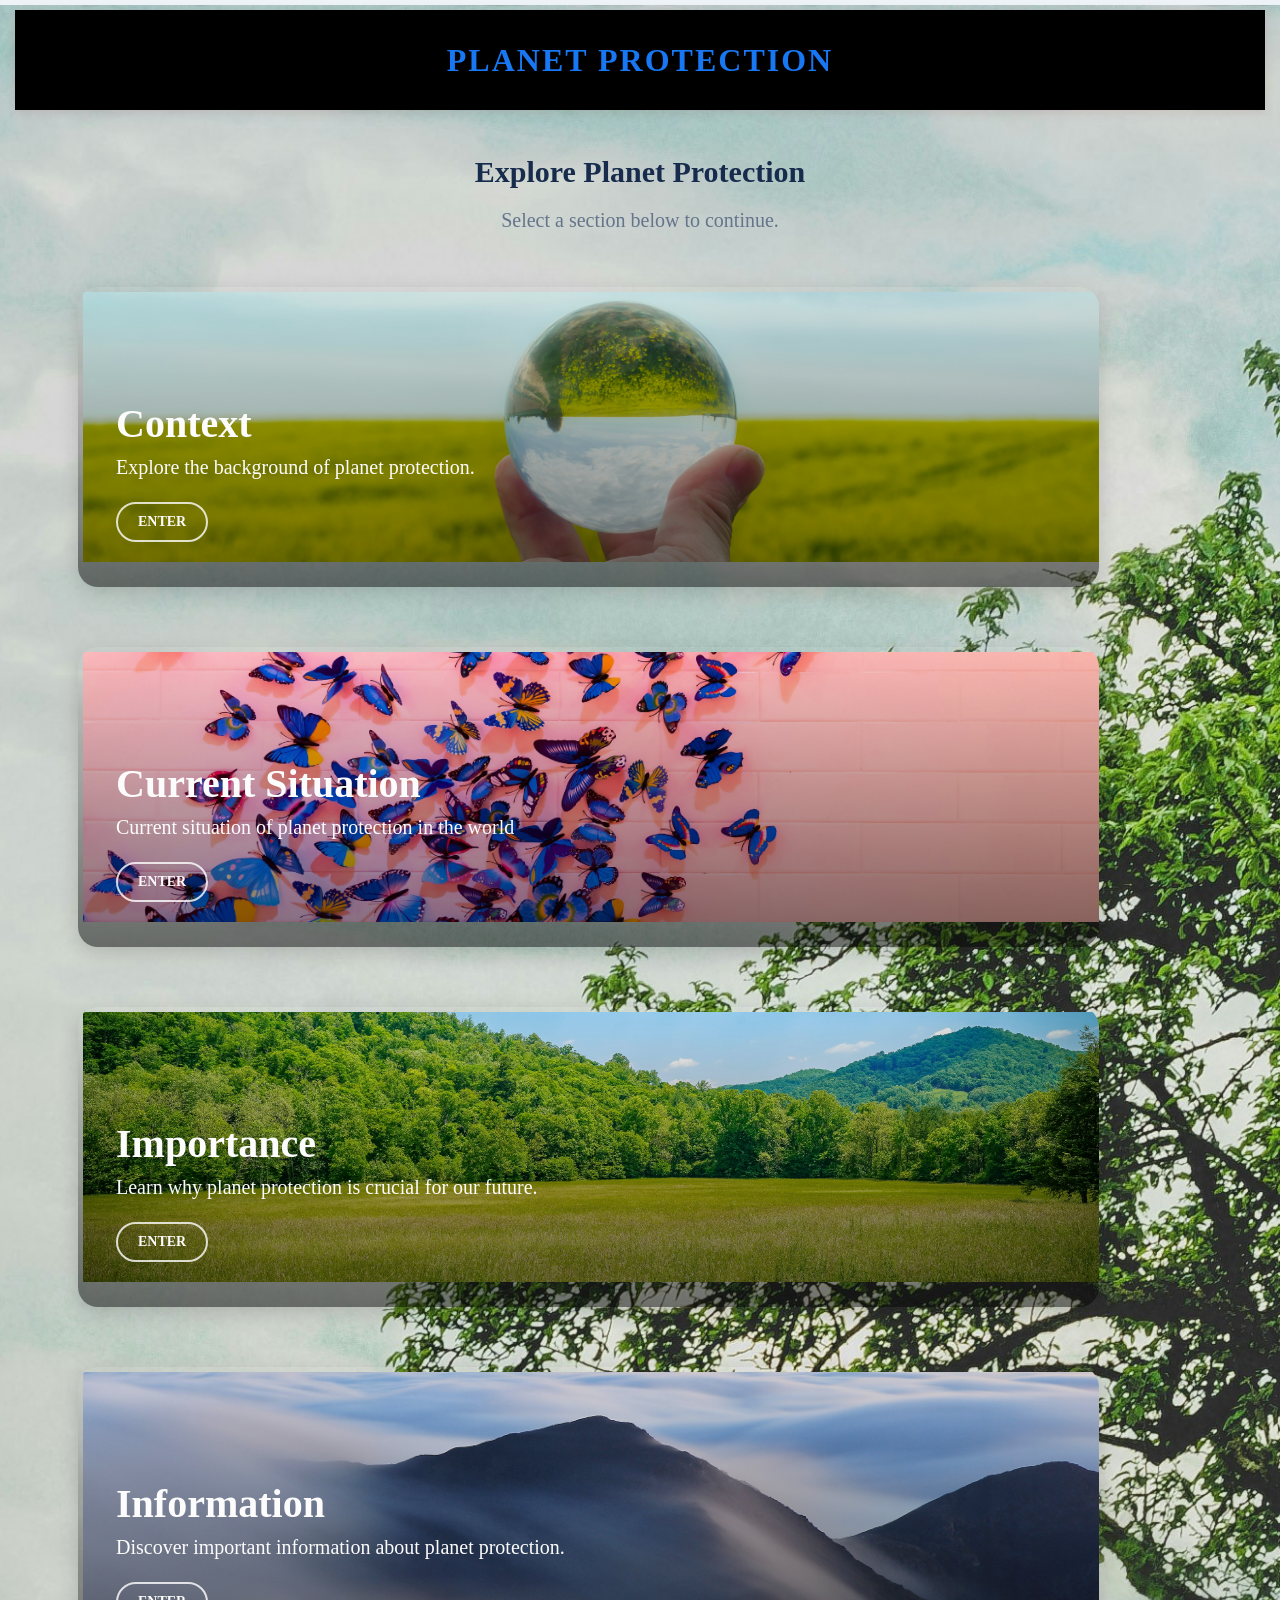
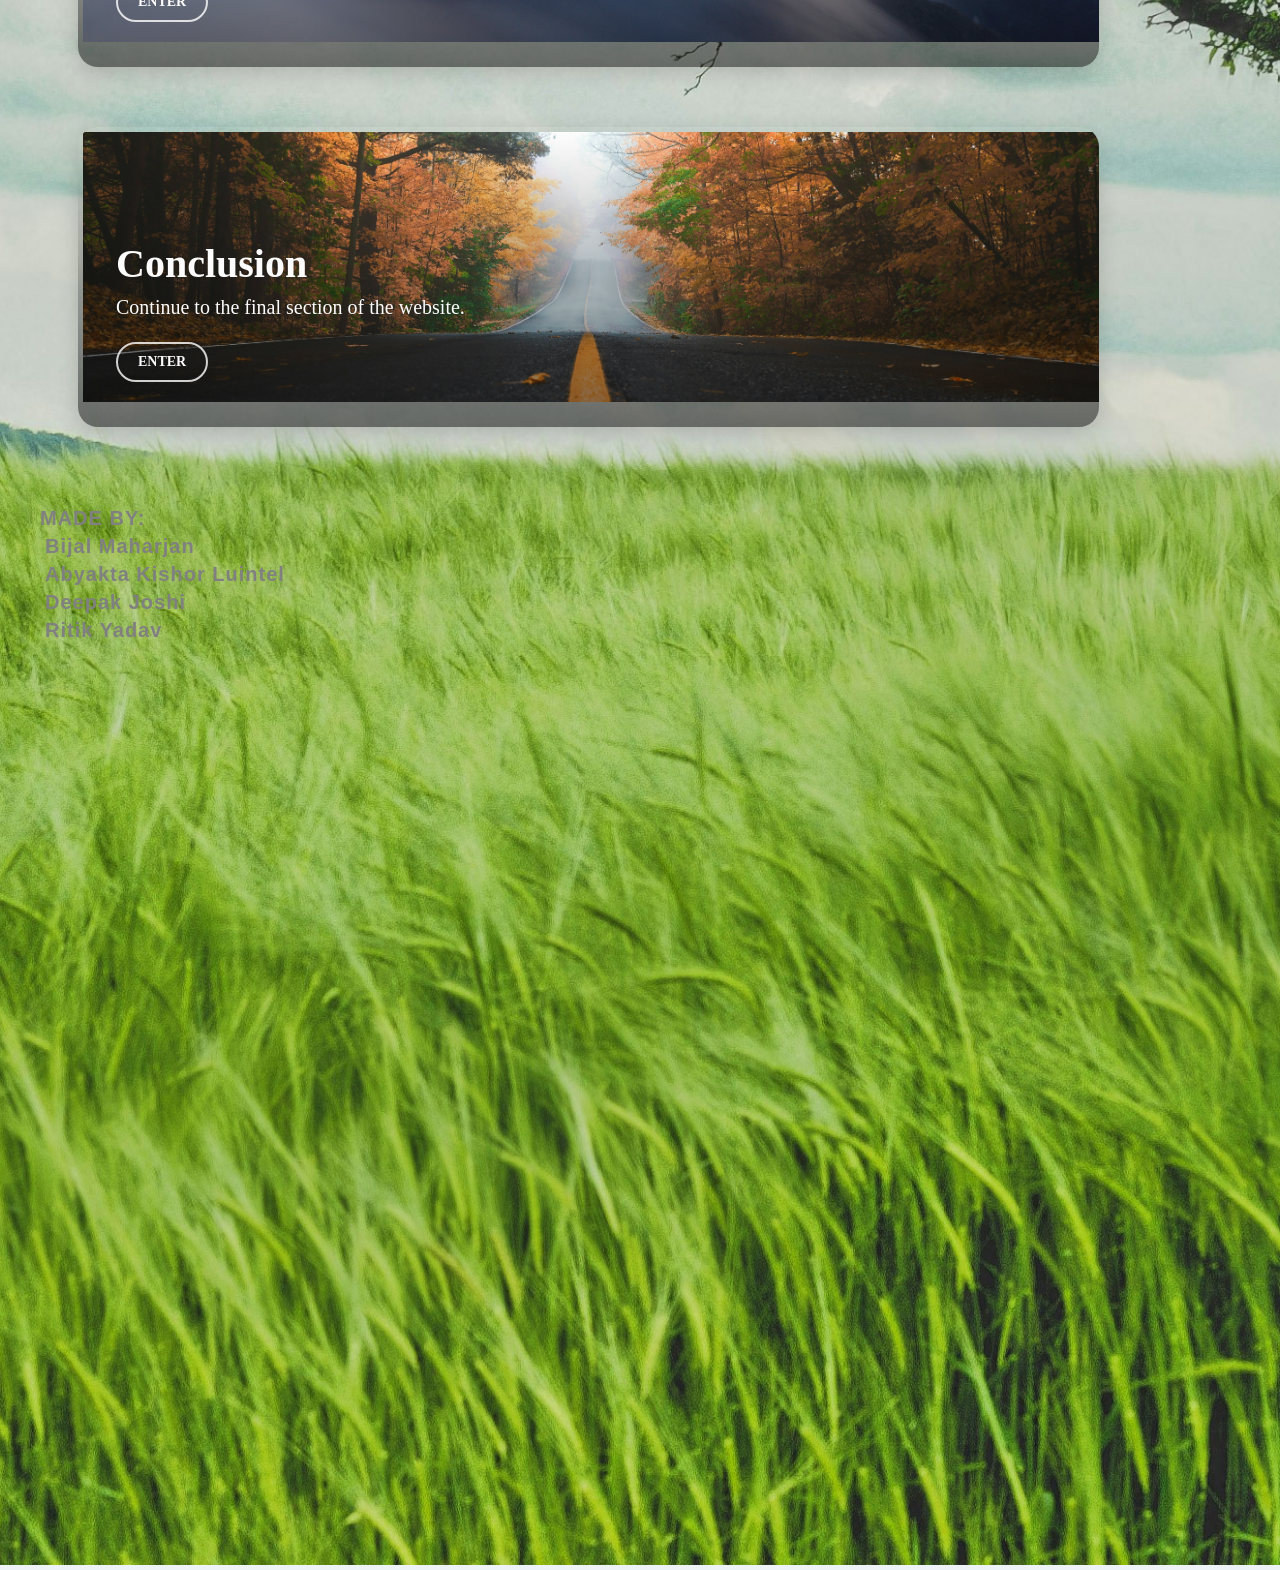
<file: index.html>
<html lang="en">

<head>
    <meta charset="UTF-8">
    <meta name="viewport" content="width=device-width, initial-scale=1.0">
    <title>Planet Protection</title>
    <link rel="stylesheet" href="style2.css">
    <link rel="icon" type="image/x-icon" href="favicon.ico">
</head>

<body>

    <header>
        <h1> PLANET PROTECTION</h1>
    </header>

    <section class="intro">
        <h2>Explore Planet Protection</h2>
        <p>Select a section below to continue.</p>
    </section>

    <main class="gateway-container">


        <a href="context.html" class="gateway">
            <img src="back4.jpg" alt="Background image" loading="eager">
            <div class="gateway-content">
                <h2>Context</h2>
                <p>Explore the background of planet protection.</p>
                <span class="enter">ENTER </span>
            </div>
        </a>

        <a href="currentsituation.html" class="gateway">
            <img src="back7.jpg" loading="eager">
            <div class="gateway-content">
                <h2> Current Situation</h2>
                <p> Current situation of planet protection in the world</p>
                <span class="enter">ENTER</span>
            </div>
        </a>
        <a href="importance.html" class="gateway">
            <img src="back6.jpg" loading="eager">
            <div class="gateway-content">
                <h2> Importance</h2>
                <p>Learn why planet protection is crucial for our future.</p>
                <span class="enter">ENTER</span>
            </div>
        </a>
        <a href="information.html" class="gateway">
            <img src="back5.jpg" alt="Background image" loading="eager">

            <div class="gateway-content">
                <h2>Information</h2>
                <p>Discover important information about planet protection.</p>
                <span class="enter">ENTER </span>
            </div>
        </a>

        <a href="conclusion.html" class="gateway">
            <img src="back2.jpg" alt="Background image" loading="eager">

            <div class="gateway-content">
                <h2>Conclusion</h2>
                <p>Continue to the final section of the website.</p>
                <span class="enter">ENTER </span>
            </div>
        </a>

    </main>

    <footer style="color: gray;">
        MADE BY:<br>
        <p class="iop">Bijal Maharjan</p>
        <p class="iop2">Abyakta Kishor Luintel</p>
        <p class="iop3">Deepak Joshi</p>
        <p class="iop3">Ritik Yadav</p>
    </footer>

</body>

</html>
</file>
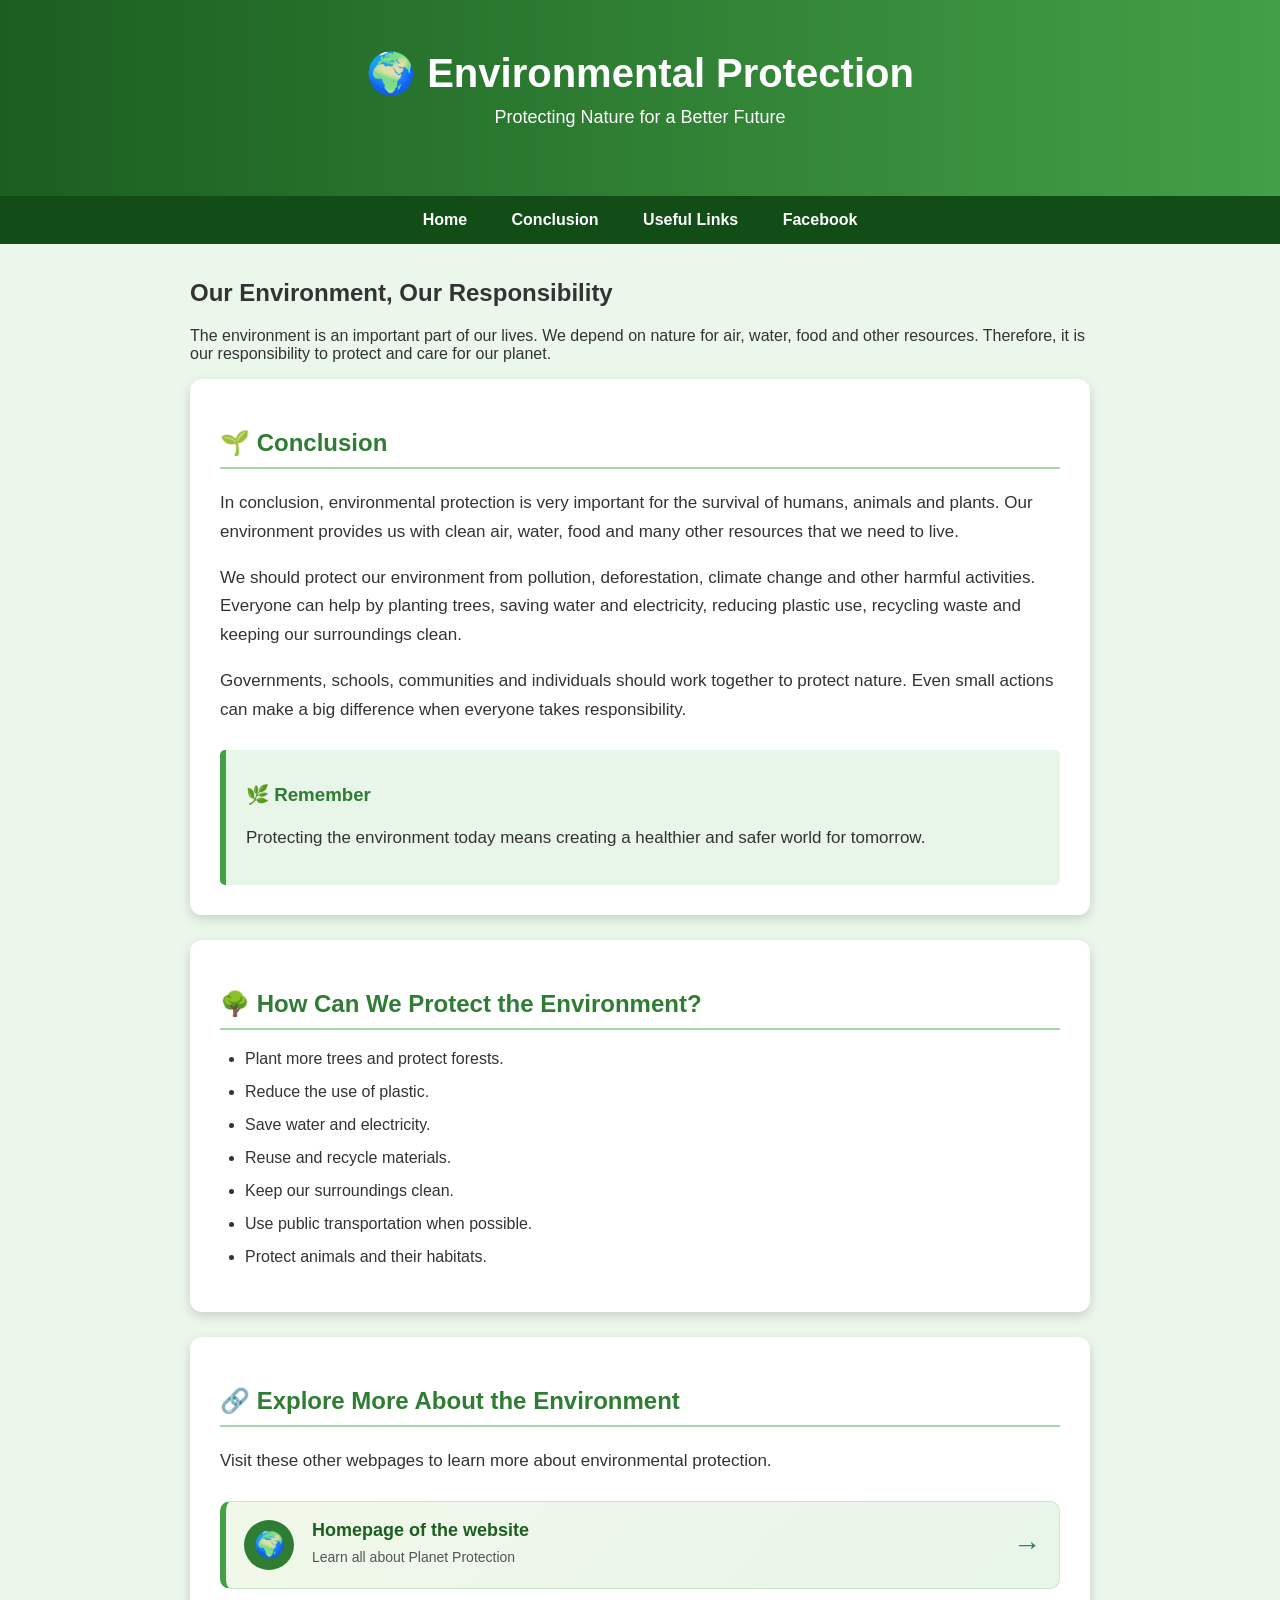
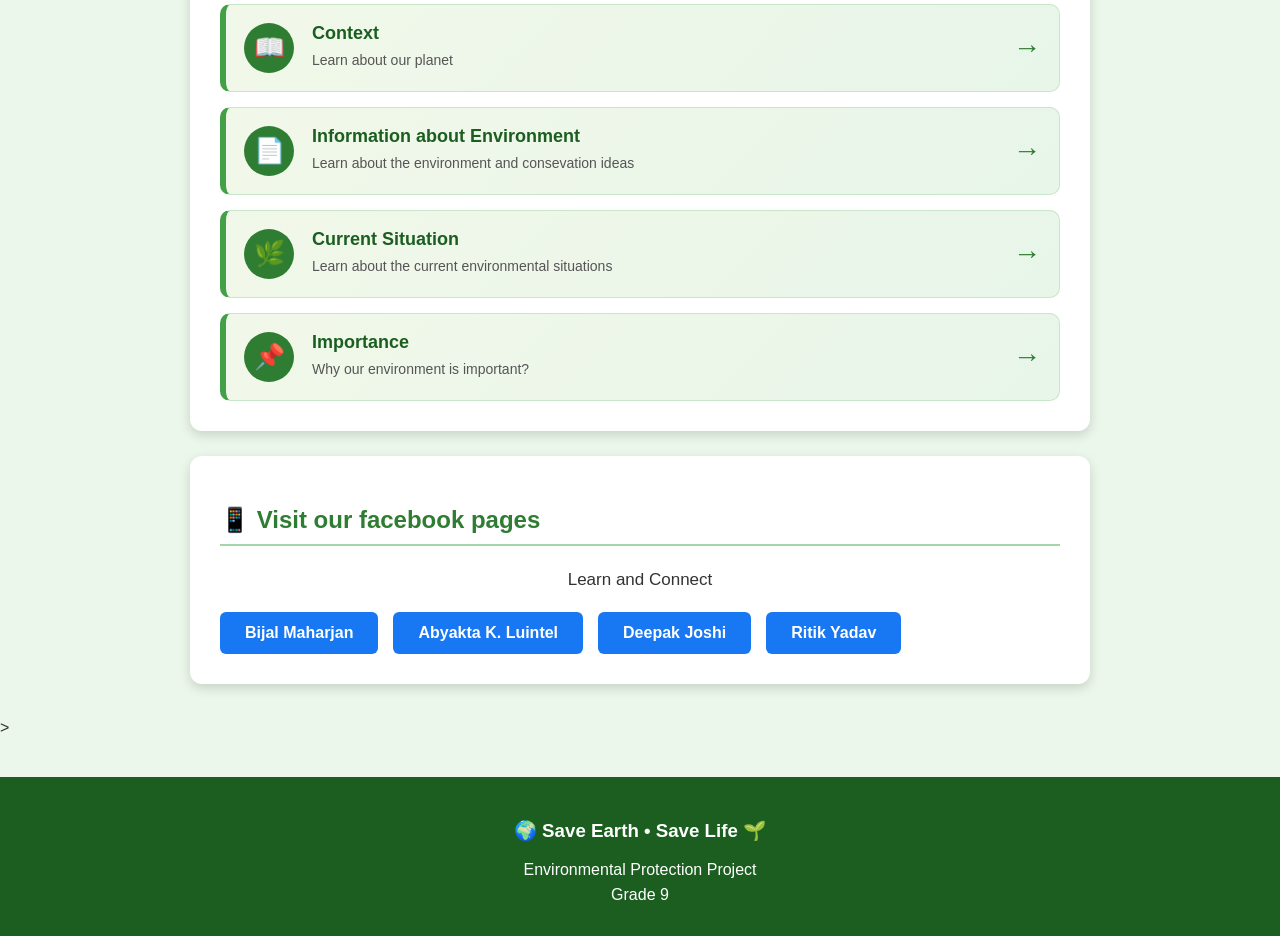
<file: conclusion.html>
<!DOCTYPE html>
<html lang="en">
<head>
    <meta charset="UTF-8">
    <meta name="viewport" content="width=device-width, initial-scale=1.0">
    <title>Environmental Protection</title>
    <link rel="stylesheet" href="style6.css">
    <link rel="icon" type="image/x-icon" href="favicon.ico">
</head>

<body>
    <header>
        <h1>🌍 Environmental Protection</h1>
        <p>Protecting Nature for a Better Future</p>
    </header>
    <nav>
        <a href="#home">Home</a>
        <a href="#conclusion">Conclusion</a>
        <a href="#links">Useful Links</a>
        <a href="#facebook">Facebook</a>
    </nav>
    <main>
        <section id="home" class="hero">
            <h2>Our Environment, Our Responsibility</h2>

            <p>
                The environment is an important part of our lives.
                We depend on nature for air, water, food and other
                resources. Therefore, it is our responsibility to
                protect and care for our planet.
            </p>
        </section>
        <section id="conclusion" class="card">

            <h2>🌱 Conclusion</h2>

            <p>
                In conclusion, environmental protection is very important
                for the survival of humans, animals and plants. Our
                environment provides us with clean air, water, food and
                many other resources that we need to live.
            </p>

            <p>
                We should protect our environment from pollution,
                deforestation, climate change and other harmful activities.
                Everyone can help by planting trees, saving water and
                electricity, reducing plastic use, recycling waste and
                keeping our surroundings clean.
            </p>

            <p>
                Governments, schools, communities and individuals should
                work together to protect nature. Even small actions can
                make a big difference when everyone takes responsibility.
            </p>
            <div class="message">
                <h3>🌿 Remember</h3>

                <p>
                    Protecting the environment today means creating a
                    healthier and safer world for tomorrow.
                </p>
            </div>

        </section>
        <section class="card">

            <h2>🌳 How Can We Protect the Environment?</h2>

            <ul>
                <li>Plant more trees and protect forests.</li>
                <li>Reduce the use of plastic.</li>
                <li>Save water and electricity.</li>
                <li>Reuse and recycle materials.</li>
                <li>Keep our surroundings clean.</li>
                <li>Use public transportation when possible.</li>
                <li>Protect animals and their habitats.</li>
            </ul>

        </section>
        <section id="links" class="card">

    <h2>🔗 Explore More About the Environment</h2>

    <p>
        Visit these other webpages to learn more about
        environmental protection.
    </p>

    <div class="external-links">

        <a href="index.html" target="_blank" class="link-box">
            <div class="link-icon">🌍</div>
            <div>
                <h3>Homepage of the website</h3>
                <p>Learn all about Planet Protection</p>
            </div>
            <span class="arrow">→</span>
        </a>

        <a href="context.html" target="_blank" class="link-box">
            <div class="link-icon">📖</div>
            <div>
                <h3>Context</h3>
                <p>Learn about our planet</p>
            </div>
            <span class="arrow">→</span>
        </a>

        <a href="information.html" target="_blank" class="link-box">
            <div class="link-icon">📄</div>
            <div>
                <h3>Information about Environment</h3>
                <p>Learn about the environment and consevation ideas</p>
            </div>
            <span class="arrow">→</span>
        </a>

        <a href="currentsituation.html" target="_blank" class="link-box">
            <div class="link-icon">🌿</div>
            <div>
                <h3>Current Situation</h3>
                <p>Learn about the current environmental situations</p>
            </div>
            <span class="arrow">→</span>
        </a>

        <a href="importance.html" target="_blank" class="link-box">
            <div class="link-icon">📌</div>
            <div>
                <h3>Importance</h3>
                <p>Why our environment is important?</p>
            </div>
            <span class="arrow">→</span>
        </a>

    </div>

</section>
        <section id="facebook" class="card">

            <h2>📱 Visit our facebook pages</h2>

            <p style="text-align: center;">
                Learn and Connect
            </p>

            <div class="social-links">

                <a href="https://www.facebook.com/bijal.maharjan.2025" target="_blank">
                    Bijal Maharjan
                </a>

                <a href="https://www.facebook.com/abyakta.luitel" target="_blank">
                    Abyakta K. Luintel
                </a>

                <a href="https://www.facebook.com/profile.php?id=61561543356173" target="_blank">
                    Deepak Joshi
                </a>

                <a href="" target="_blank">
                    Ritik Yadav    
                </a>

            </div>

        </section>

    </main>>
    <footer>

        <h3>🌍 Save Earth • Save Life 🌱</h3>

        <p>
            Environmental Protection Project
        </p>

        <p>
            Grade 9
        </p>

    </footer>

</body>
</html>
</file>
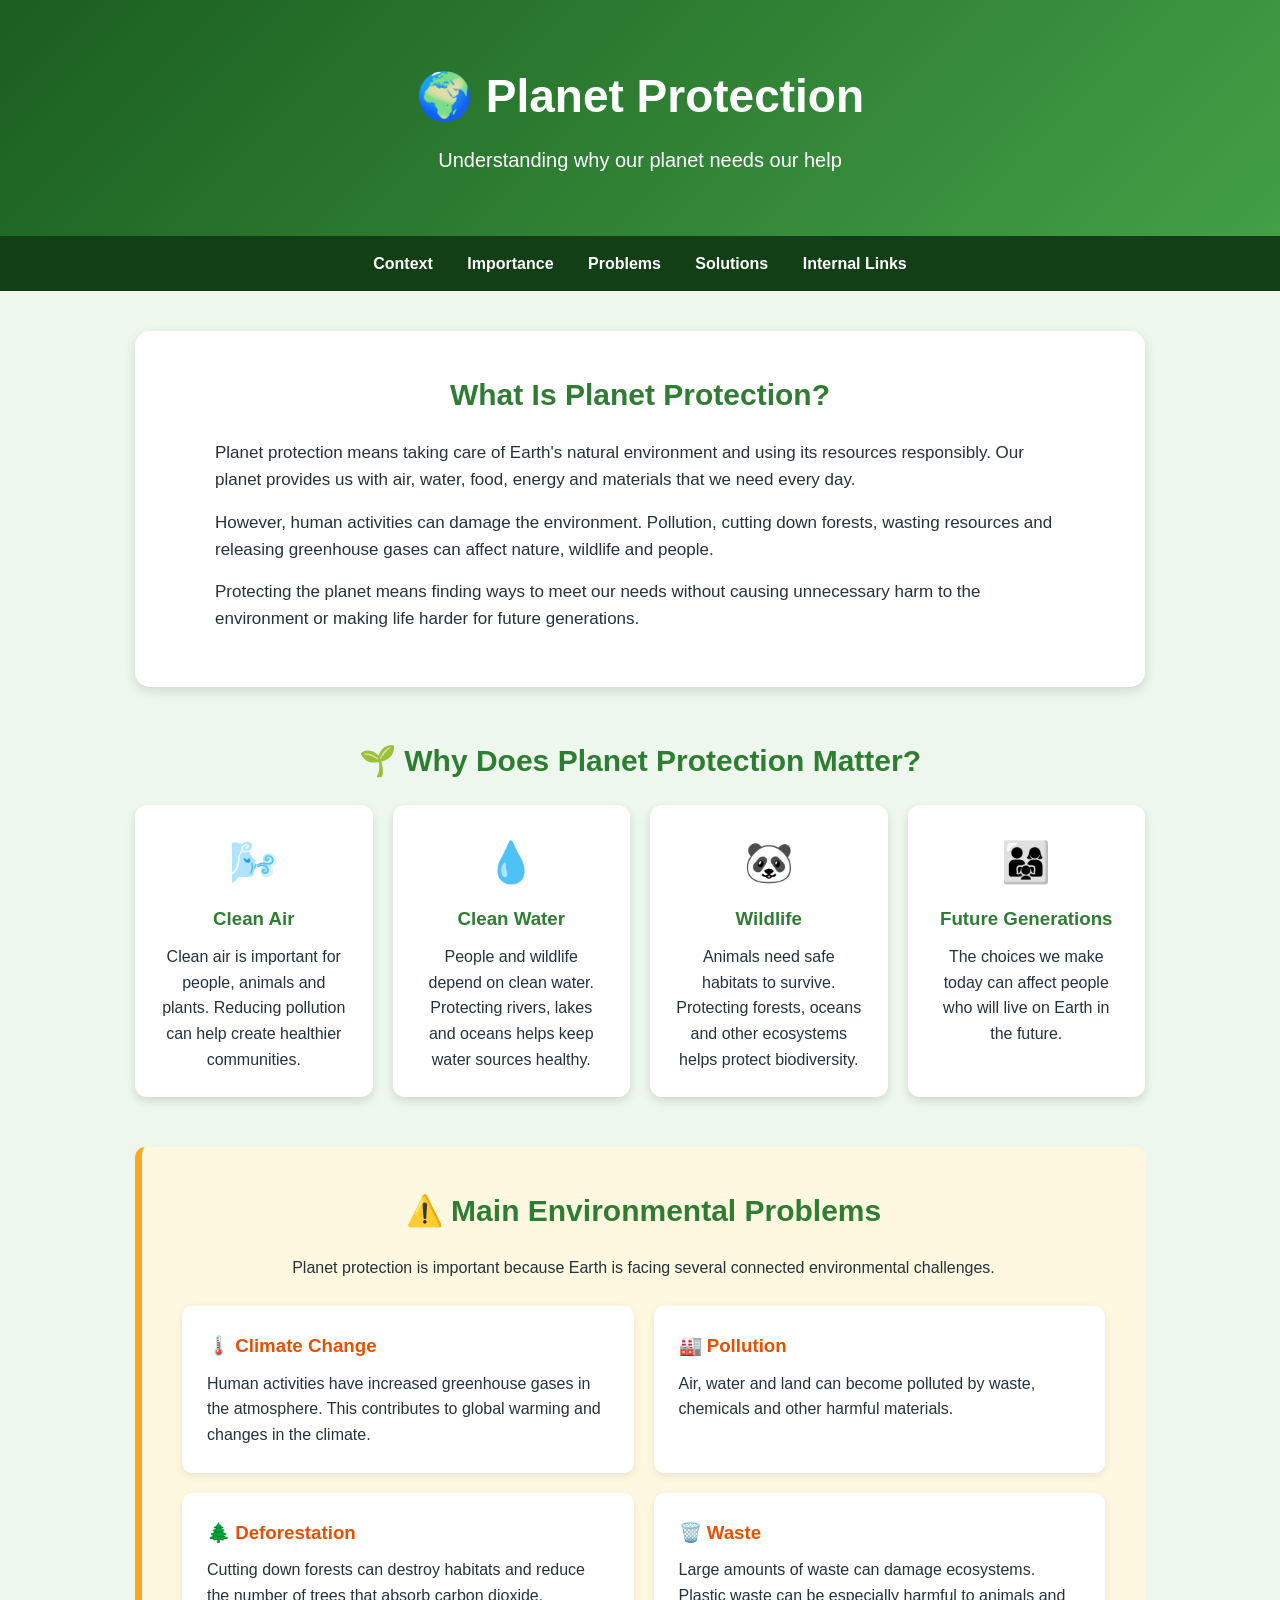
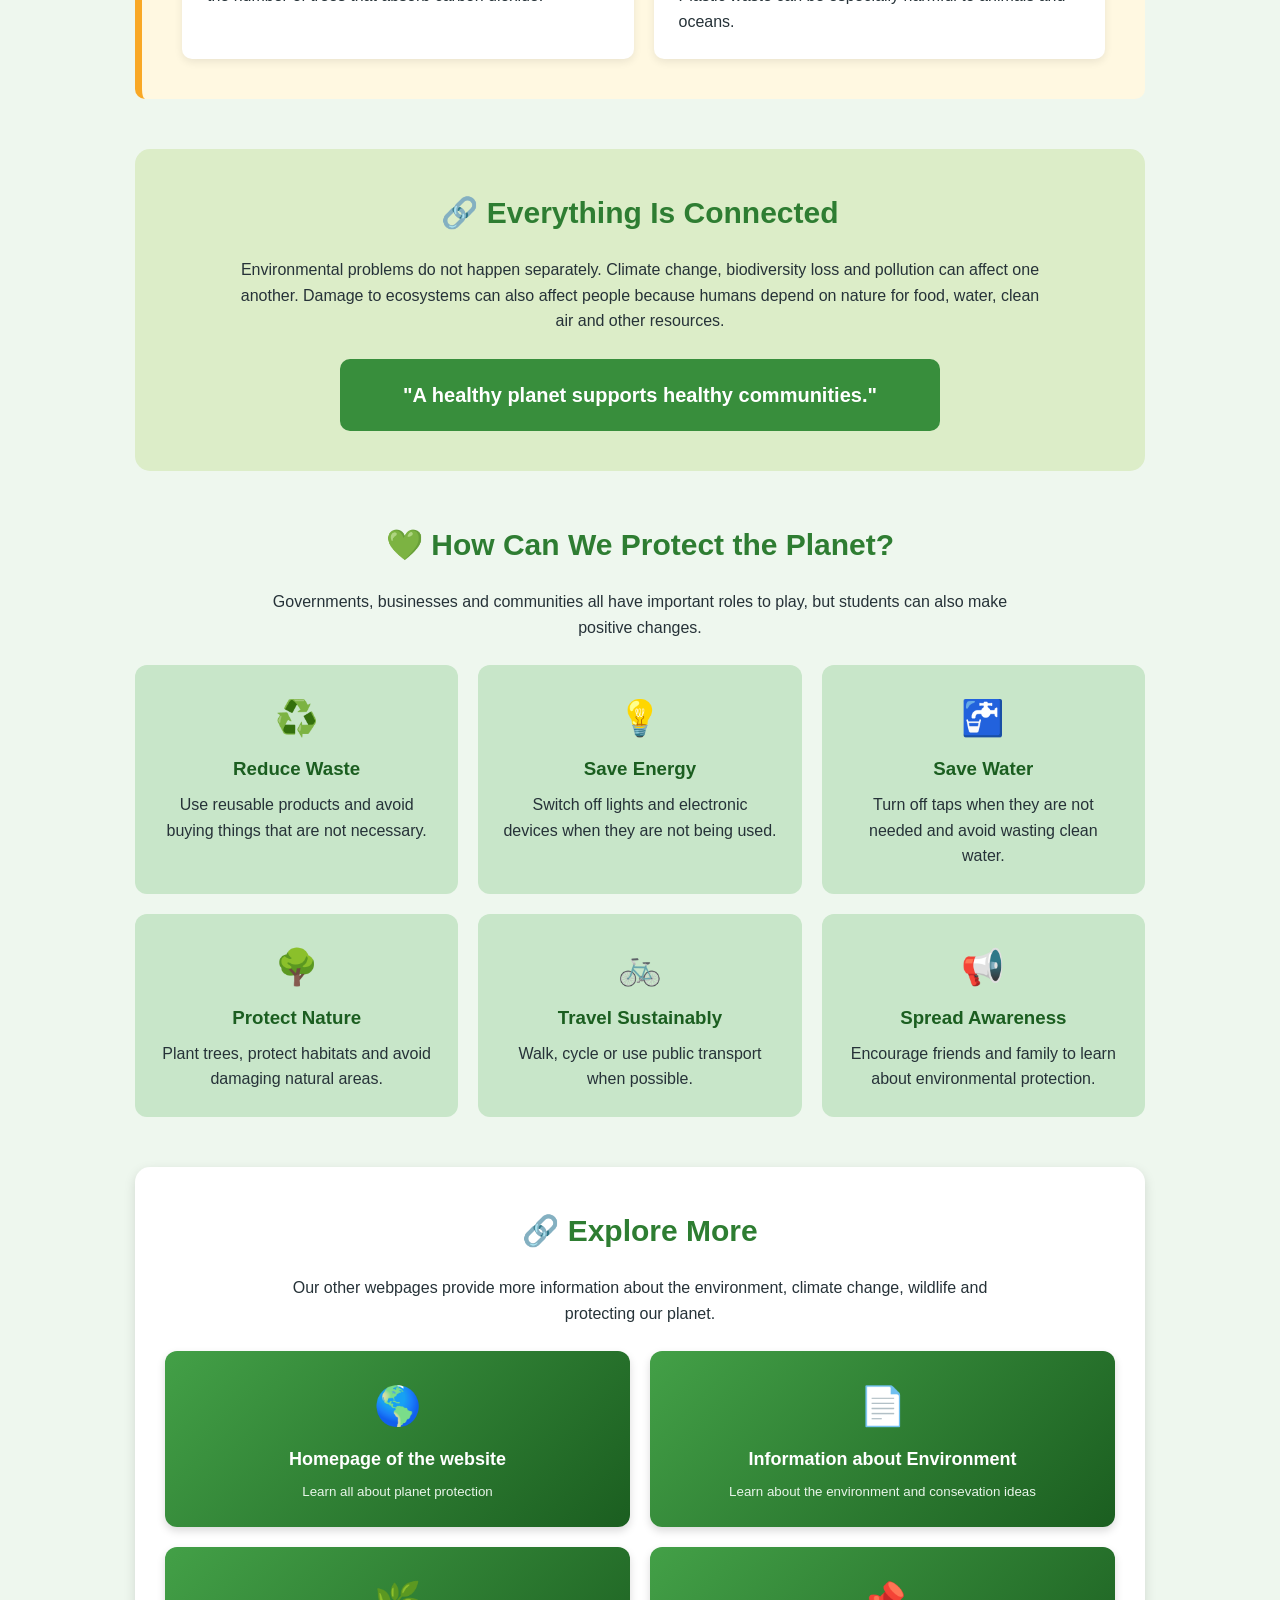
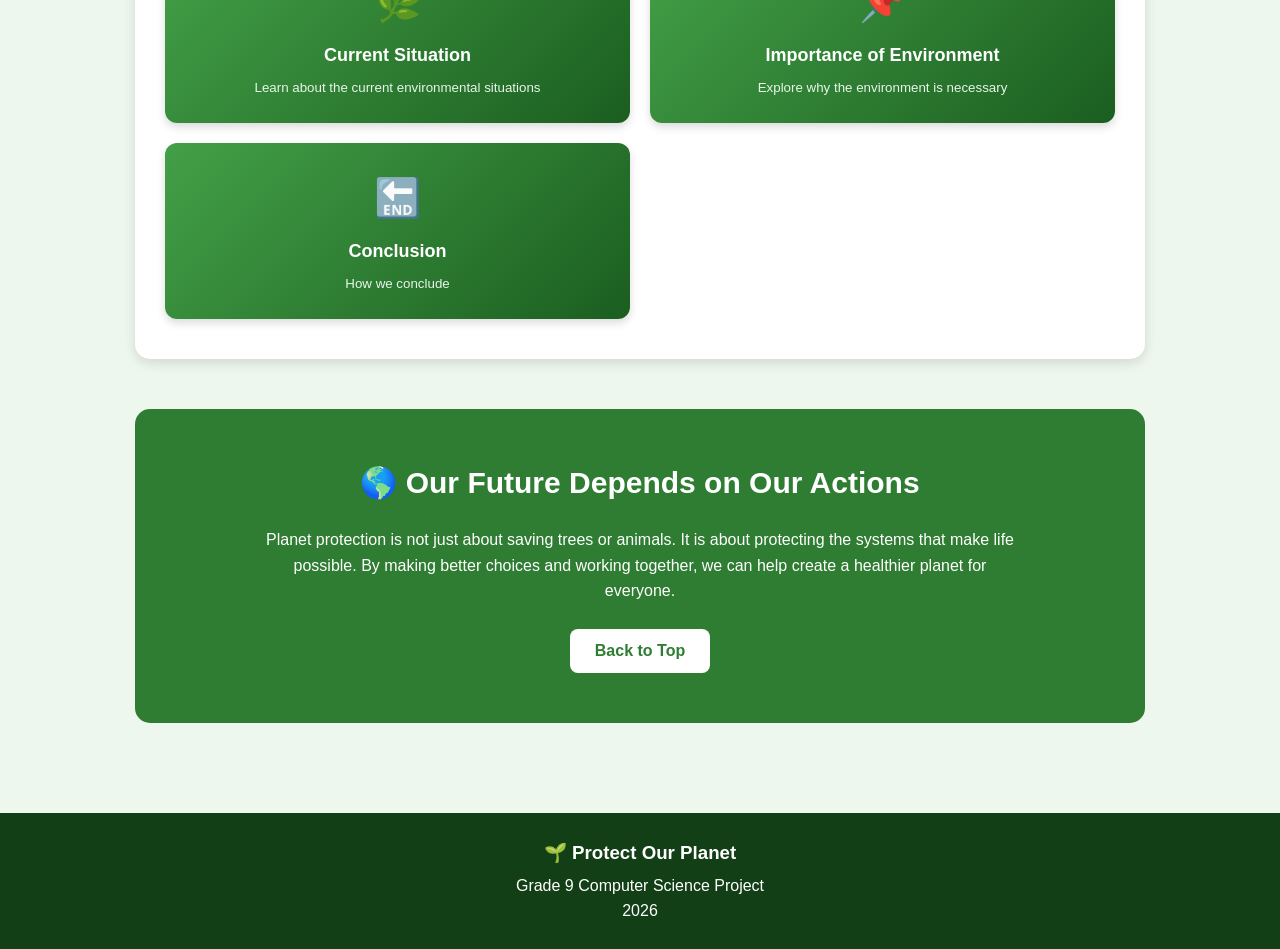
<file: context.html>
<!DOCTYPE html>
<html lang="en">

<head>
    <meta charset="UTF-8">
    <meta name="viewport" content="width=device-width, initial-scale=1.0">
    <title>Planet Protection</title>
    <link rel="stylesheet" href="style3.css">
    <link rel="icon" type="image/x-icon" href="favicon.ico">
</head>

<body>

    <header>
        <h1>🌍 Planet Protection</h1>
        <p>Understanding why our planet needs our help</p>
    </header>

    <nav>
        <a href="#context">Context</a>
        <a href="#importance">Importance</a>
        <a href="#problems">Problems</a>
        <a href="#solutions">Solutions</a>
        <a href="#links">Internal Links</a>
    </nav>


    <main>

        <section id="context" class="intro">

            <h2>What Is Planet Protection?</h2>

            <p>
                Planet protection means taking care of Earth's natural
                environment and using its resources responsibly. Our planet
                provides us with air, water, food, energy and materials that
                we need every day.
            </p>

            <p>
                However, human activities can damage the environment. Pollution,
                cutting down forests, wasting resources and releasing greenhouse
                gases can affect nature, wildlife and people.
            </p>

            <p>
                Protecting the planet means finding ways to meet our needs
                without causing unnecessary harm to the environment or making
                life harder for future generations.
            </p>

        </section>

        <section id="importance">

            <h2>🌱 Why Does Planet Protection Matter?</h2>

            <div class="cards">

                <div class="card">
                    <div class="icon">🌬️</div>
                    <h3>Clean Air</h3>

                    <p>
                        Clean air is important for people, animals and plants.
                        Reducing pollution can help create healthier communities.
                    </p>
                </div>


                <div class="card">
                    <div class="icon">💧</div>
                    <h3>Clean Water</h3>

                    <p>
                        People and wildlife depend on clean water. Protecting
                        rivers, lakes and oceans helps keep water sources healthy.
                    </p>
                </div>


                <div class="card">
                    <div class="icon">🐼</div>
                    <h3>Wildlife</h3>

                    <p>
                        Animals need safe habitats to survive. Protecting forests,
                        oceans and other ecosystems helps protect biodiversity.
                    </p>
                </div>


                <div class="card">
                    <div class="icon">👨‍👩‍👧</div>
                    <h3>Future Generations</h3>

                    <p>
                        The choices we make today can affect people who will live
                        on Earth in the future.
                    </p>
                </div>

            </div>

        </section>

        <section id="problems" class="problems">

            <h2>⚠️ Main Environmental Problems</h2>

            <p class="section-text">
                Planet protection is important because Earth is facing several
                connected environmental challenges.
            </p>


            <div class="problem-grid">

                <div class="problem">
                    <h3>🌡️ Climate Change</h3>

                    <p>
                        Human activities have increased greenhouse gases in the
                        atmosphere. This contributes to global warming and changes
                        in the climate.
                    </p>
                </div>


                <div class="problem">
                    <h3>🏭 Pollution</h3>

                    <p>
                        Air, water and land can become polluted by waste,
                        chemicals and other harmful materials.
                    </p>
                </div>


                <div class="problem">
                    <h3>🌲 Deforestation</h3>

                    <p>
                        Cutting down forests can destroy habitats and reduce the
                        number of trees that absorb carbon dioxide.
                    </p>
                </div>


                <div class="problem">
                    <h3>🗑️ Waste</h3>

                    <p>
                        Large amounts of waste can damage ecosystems. Plastic
                        waste can be especially harmful to animals and oceans.
                    </p>
                </div>

            </div>

        </section>

        <section class="connection">

            <h2>🔗 Everything Is Connected</h2>

            <p>
                Environmental problems do not happen separately. Climate change,
                biodiversity loss and pollution can affect one another.
                Damage to ecosystems can also affect people because humans
                depend on nature for food, water, clean air and other resources.
            </p>

            <div class="quote">
                <p>
                    "A healthy planet supports healthy communities."
                </p>
            </div>

        </section>

        <section id="solutions">

            <h2>💚 How Can We Protect the Planet?</h2>

            <p class="section-text">
                Governments, businesses and communities all have important roles
                to play, but students can also make positive changes.
            </p>


            <div class="actions">

                <div class="action">
                    <span>♻️</span>
                    <h3>Reduce Waste</h3>
                    <p>
                        Use reusable products and avoid buying things that
                        are not necessary.
                    </p>
                </div>


                <div class="action">
                    <span>💡</span>
                    <h3>Save Energy</h3>
                    <p>
                        Switch off lights and electronic devices when they
                        are not being used.
                    </p>
                </div>


                <div class="action">
                    <span>🚰</span>
                    <h3>Save Water</h3>
                    <p>
                        Turn off taps when they are not needed and avoid
                        wasting clean water.
                    </p>
                </div>


                <div class="action">
                    <span>🌳</span>
                    <h3>Protect Nature</h3>
                    <p>
                        Plant trees, protect habitats and avoid damaging
                        natural areas.
                    </p>
                </div>


                <div class="action">
                    <span>🚲</span>
                    <h3>Travel Sustainably</h3>
                    <p>
                        Walk, cycle or use public transport when possible.
                    </p>
                </div>


                <div class="action">
                    <span>📢</span>
                    <h3>Spread Awareness</h3>
                    <p>
                        Encourage friends and family to learn about
                        environmental protection.
                    </p>
                </div>

            </div>

        </section>

        <section id="links" class="links-section">

            <h2>🔗 Explore More</h2>

            <p class="section-text">
                Our other webpages provide more information about the environment,
                climate change, wildlife and protecting our planet.
            </p>


            <div class="links">

                <a href="index.html"
                   target="_blank"
                   rel="noopener noreferrer">

                    <span>🌎</span>

                    <strong>Homepage of the website</strong>

                    <small>
                        Learn all about planet protection
                    </small>

                </a>


                <a href="information.html"
                   target="_blank"
                   rel="noopener noreferrer">

                    <span>📄</span>

                    <strong>Information about Environment</strong>

                    <small>
                        Learn about the environment and consevation ideas
                    </small>

                </a>


                <a href="currentsituation.html"
                   target="_blank"
                   rel="noopener noreferrer">

                    <span>🌿</span>

                    <strong>Current Situation</strong>

                    <small>
                        Learn about the current environmental situations
                    </small>

                </a>


                <a href="importance.html"
                   target="_blank"
                   rel="noopener noreferrer">

                    <span>📌</span>

                    <strong>Importance of Environment</strong>

                    <small>
                        Explore why the environment is necessary
                    </small>

                </a>


                <a href="conclusion.html"
                   target="_blank"
                   rel="noopener noreferrer">

                    <span>🔚</span>

                    <strong>Conclusion</strong>

                    <small>
                        How we conclude
                    </small>

                </a>

            </div>

        </section>

        <section class="final">

            <h2>🌎 Our Future Depends on Our Actions</h2>

            <p>
                Planet protection is not just about saving trees or animals.
                It is about protecting the systems that make life possible.
                By making better choices and working together, we can help
                create a healthier planet for everyone.
            </p>

            <button onclick="location.href='#context'">
                Back to Top
            </button>

        </section>

    </main>

    <footer>

        <h3>🌱 Protect Our Planet</h3>

        <p>
            Grade 9 Computer Science Project
        </p>

        <p>
             2026
        </p>

    </footer>

</body>
</html>
</file>
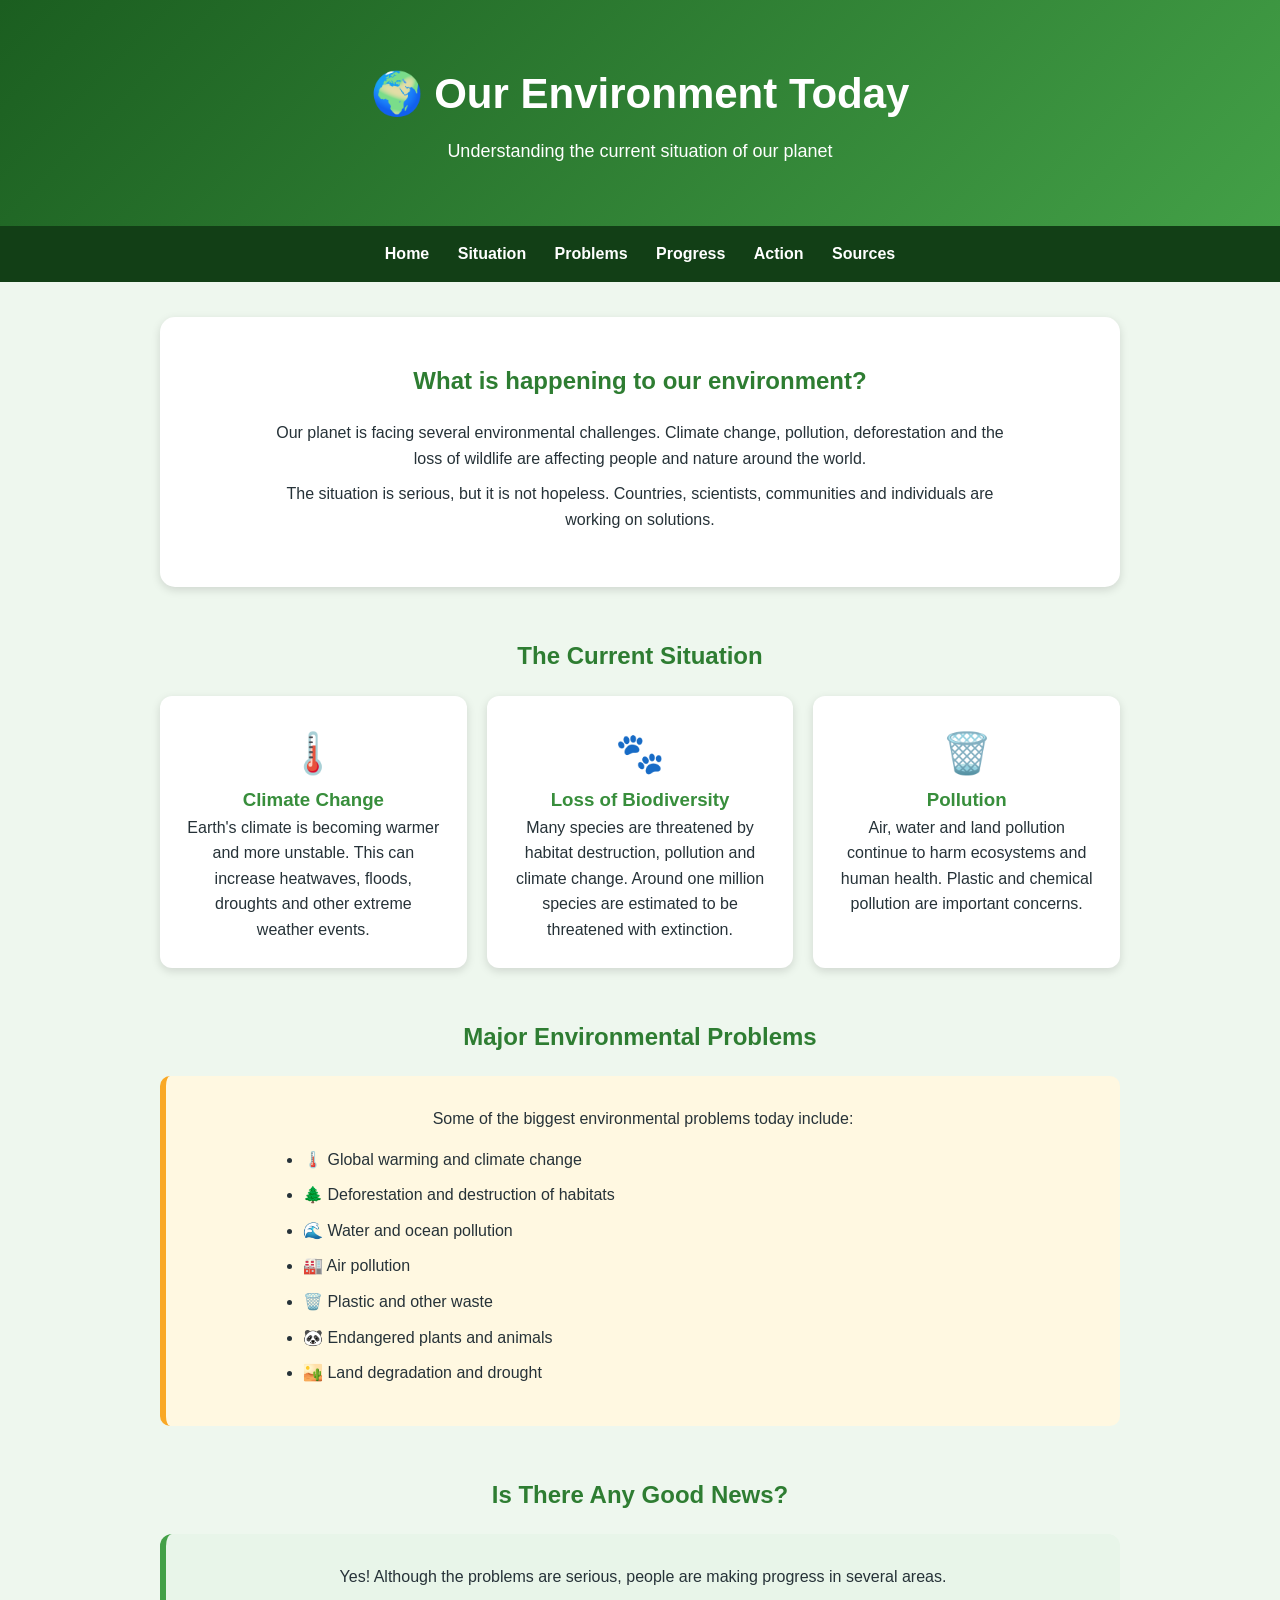
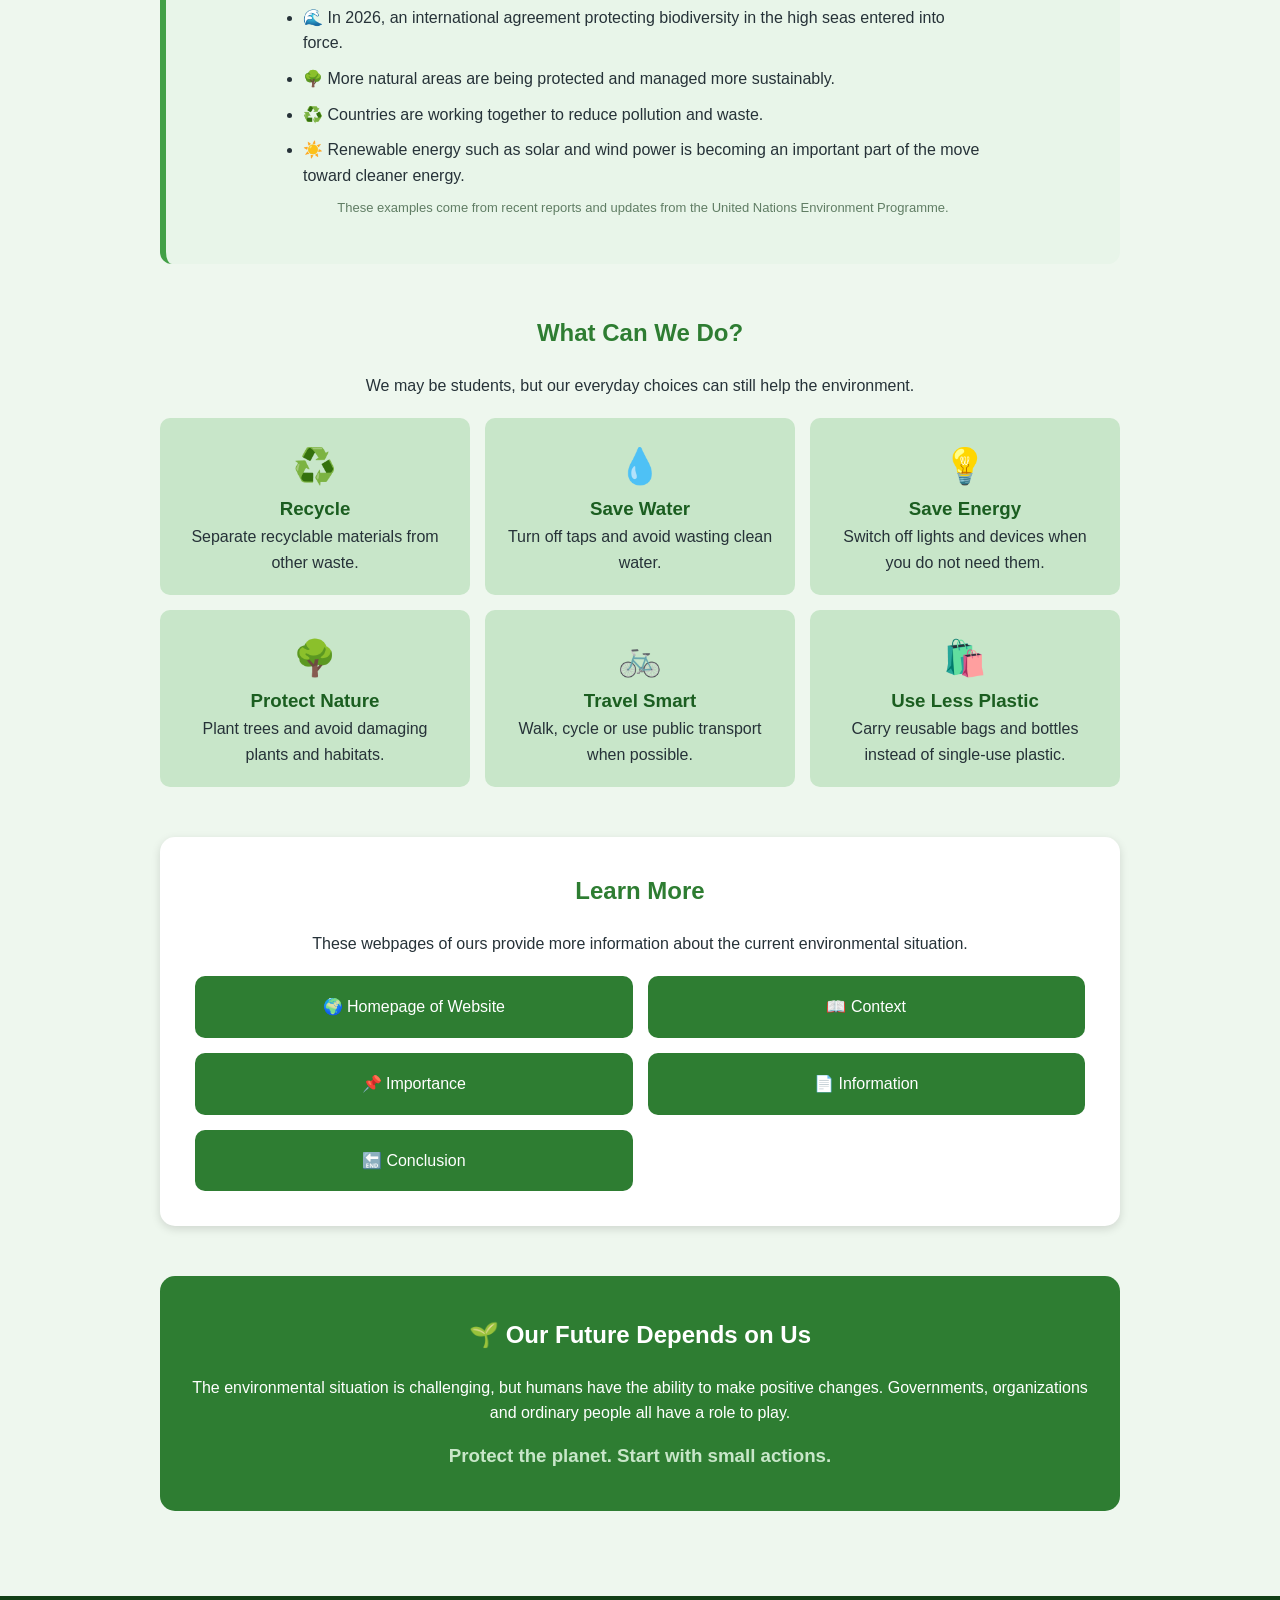
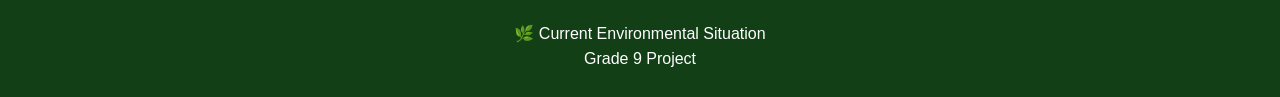
<file: currentsituation.html>
<!DOCTYPE html>
<html lang="en">

<head>
    <meta charset="UTF-8">
    <meta name="viewport" content="width=device-width, initial-scale=1.0">
    <title>Current Environmental Situation</title>
    <link rel="stylesheet" href="style5.css">
    <link rel="icon" type="image/x-icon" href="favicon.ico">
</head>

<body>

    <header>

        <h1>🌍 Our Environment Today</h1>

        <p>
            Understanding the current situation of our planet
        </p>

    </header>

    <nav>

        <a href="#home">Home</a>
        <a href="#situation">Situation</a>
        <a href="#problems">Problems</a>
        <a href="#progress">Progress</a>
        <a href="#action">Action</a>
        <a href="#links">Sources</a>

    </nav>


    <main>

        <section id="home" class="welcome">

            <h2>What is happening to our environment?</h2>

            <p>
                Our planet is facing several environmental challenges.
                Climate change, pollution, deforestation and the loss
                of wildlife are affecting people and nature around the world.
            </p>

            <p>
                The situation is serious, but it is not hopeless.
                Countries, scientists, communities and individuals are
                working on solutions.
            </p>

        </section>

        <section id="situation">

            <h2>The Current Situation</h2>

            <div class="cards">

                <div class="card">

                    <div class="emoji">🌡️</div>

                    <h3>Climate Change</h3>

                    <p>
                        Earth's climate is becoming warmer and more unstable.
                        This can increase heatwaves, floods, droughts and
                        other extreme weather events.
                    </p>

                </div>


                <div class="card">

                    <div class="emoji">🐾</div>

                    <h3>Loss of Biodiversity</h3>

                    <p>
                        Many species are threatened by habitat destruction,
                        pollution and climate change. Around one million
                        species are estimated to be threatened with extinction.
                    </p>

                </div>


                <div class="card">

                    <div class="emoji">🗑️</div>

                    <h3>Pollution</h3>

                    <p>
                        Air, water and land pollution continue to harm
                        ecosystems and human health. Plastic and chemical
                        pollution are important concerns.
                    </p>

                </div>

            </div>

        </section>

        <section id="problems">

            <h2>Major Environmental Problems</h2>

            <div class="problems">

                <p>
                    Some of the biggest environmental problems today include:
                </p>

                <ul>

                    <li>🌡️ Global warming and climate change</li>

                    <li>🌲 Deforestation and destruction of habitats</li>

                    <li>🌊 Water and ocean pollution</li>

                    <li>🏭 Air pollution</li>

                    <li>🗑️ Plastic and other waste</li>

                    <li>🐼 Endangered plants and animals</li>

                    <li>🏜️ Land degradation and drought</li>

                </ul>

            </div>

        </section>

        <section id="progress">

            <h2>Is There Any Good News?</h2>

            <div class="good-news">

                <p>
                    Yes! Although the problems are serious, people are
                    making progress in several areas.
                </p>

                <ul>

                    <li>
                        🌊 In 2026, an international agreement protecting
                        biodiversity in the high seas entered into force.
                    </li>

                    <li>
                        🌳 More natural areas are being protected and
                        managed more sustainably.
                    </li>

                    <li>
                        ♻️ Countries are working together to reduce
                        pollution and waste.
                    </li>

                    <li>
                        ☀️ Renewable energy such as solar and wind power
                        is becoming an important part of the move toward
                        cleaner energy.
                    </li>

                </ul>

                <p class="source-note">
                    These examples come from recent reports and updates
                    from the United Nations Environment Programme.
                </p>

            </div>

        </section>

        <section id="action">

            <h2>What Can We Do?</h2>

            <p class="center">
                We may be students, but our everyday choices can still
                help the environment.
            </p>

            <div class="solutions">

                <div>
                    <span>♻️</span>

                    <h3>Recycle</h3>

                    <p>
                        Separate recyclable materials from other waste.
                    </p>
                </div>


                <div>
                    <span>💧</span>

                    <h3>Save Water</h3>

                    <p>
                        Turn off taps and avoid wasting clean water.
                    </p>
                </div>


                <div>
                    <span>💡</span>

                    <h3>Save Energy</h3>

                    <p>
                        Switch off lights and devices when you do not
                        need them.
                    </p>
                </div>


                <div>
                    <span>🌳</span>

                    <h3>Protect Nature</h3>

                    <p>
                        Plant trees and avoid damaging plants and habitats.
                    </p>
                </div>


                <div>
                    <span>🚲</span>

                    <h3>Travel Smart</h3>

                    <p>
                        Walk, cycle or use public transport when possible.
                    </p>
                </div>


                <div>
                    <span>🛍️</span>

                    <h3>Use Less Plastic</h3>

                    <p>
                        Carry reusable bags and bottles instead of
                        single-use plastic.
                    </p>
                </div>

            </div>

        </section>

        <section id="links">

            <div class="resource-box">

                <h2>Learn More</h2>

                <p>
                    These webpages of ours provide more information about the
                    current environmental situation.
                </p>

                <div class="links">

                    <a href="index.html"
                       target="_blank">
                        🌍 Homepage of Website
                    </a>

                    <a href="context.html"
                        target="_blank">
                        📖 Context
                    </a>

                    <a href="importance.html"
                        target="_blank">
                        📌 Importance
                    </a>

                    <a href="information.html"
                       target="_blank">
                        📄 Information
                    </a>

                    <a href="conclusion.html"
                       target="_blank">
                        🔚 Conclusion
                    </a>

                </div>

            </div>

        </section>

        <section class="final">

            <h2>🌱 Our Future Depends on Us</h2>

            <p>
                The environmental situation is challenging, but humans
                have the ability to make positive changes. Governments,
                organizations and ordinary people all have a role to play.
            </p>

            <h3>
                Protect the planet. Start with small actions.
            </h3>

        </section>

    </main>

    <footer>

        <p>🌿 Current Environmental Situation</p>

        <p>Grade 9 Project</p>

    </footer>

</body>

</html>
</file>
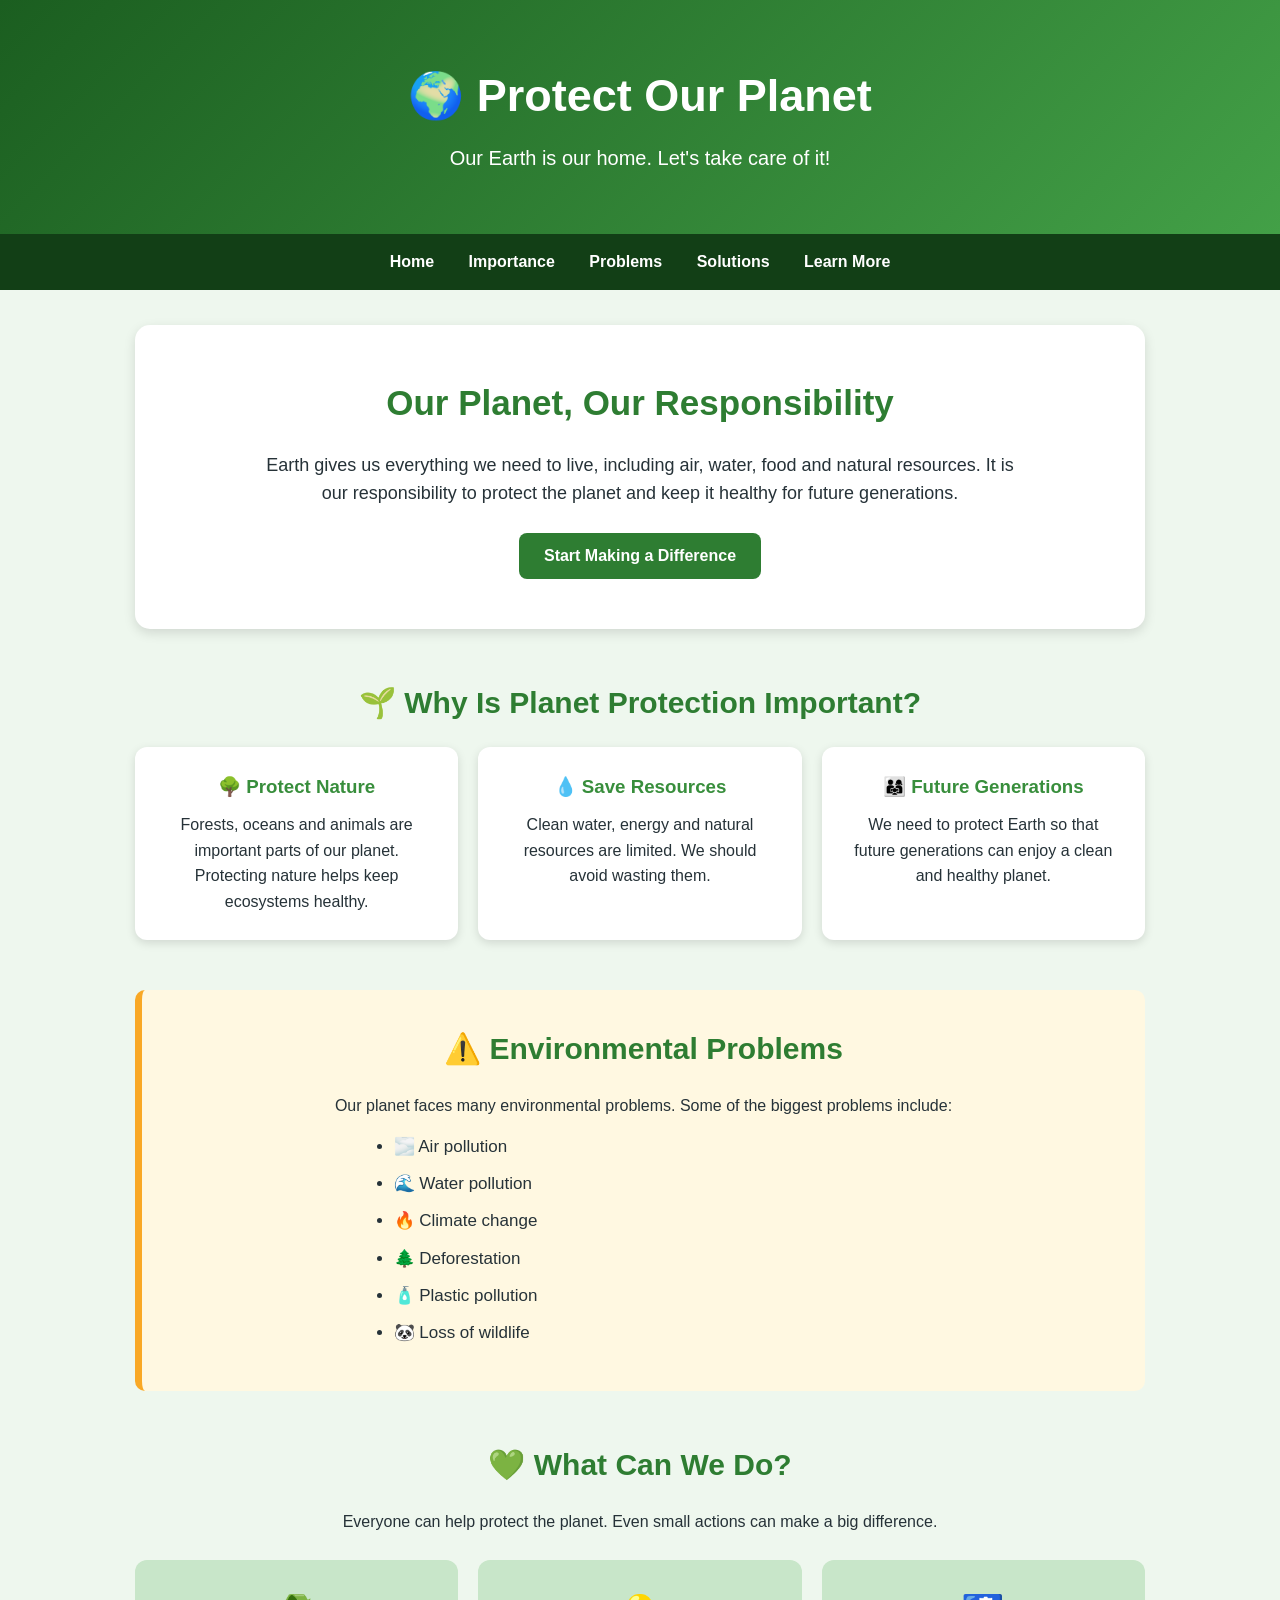
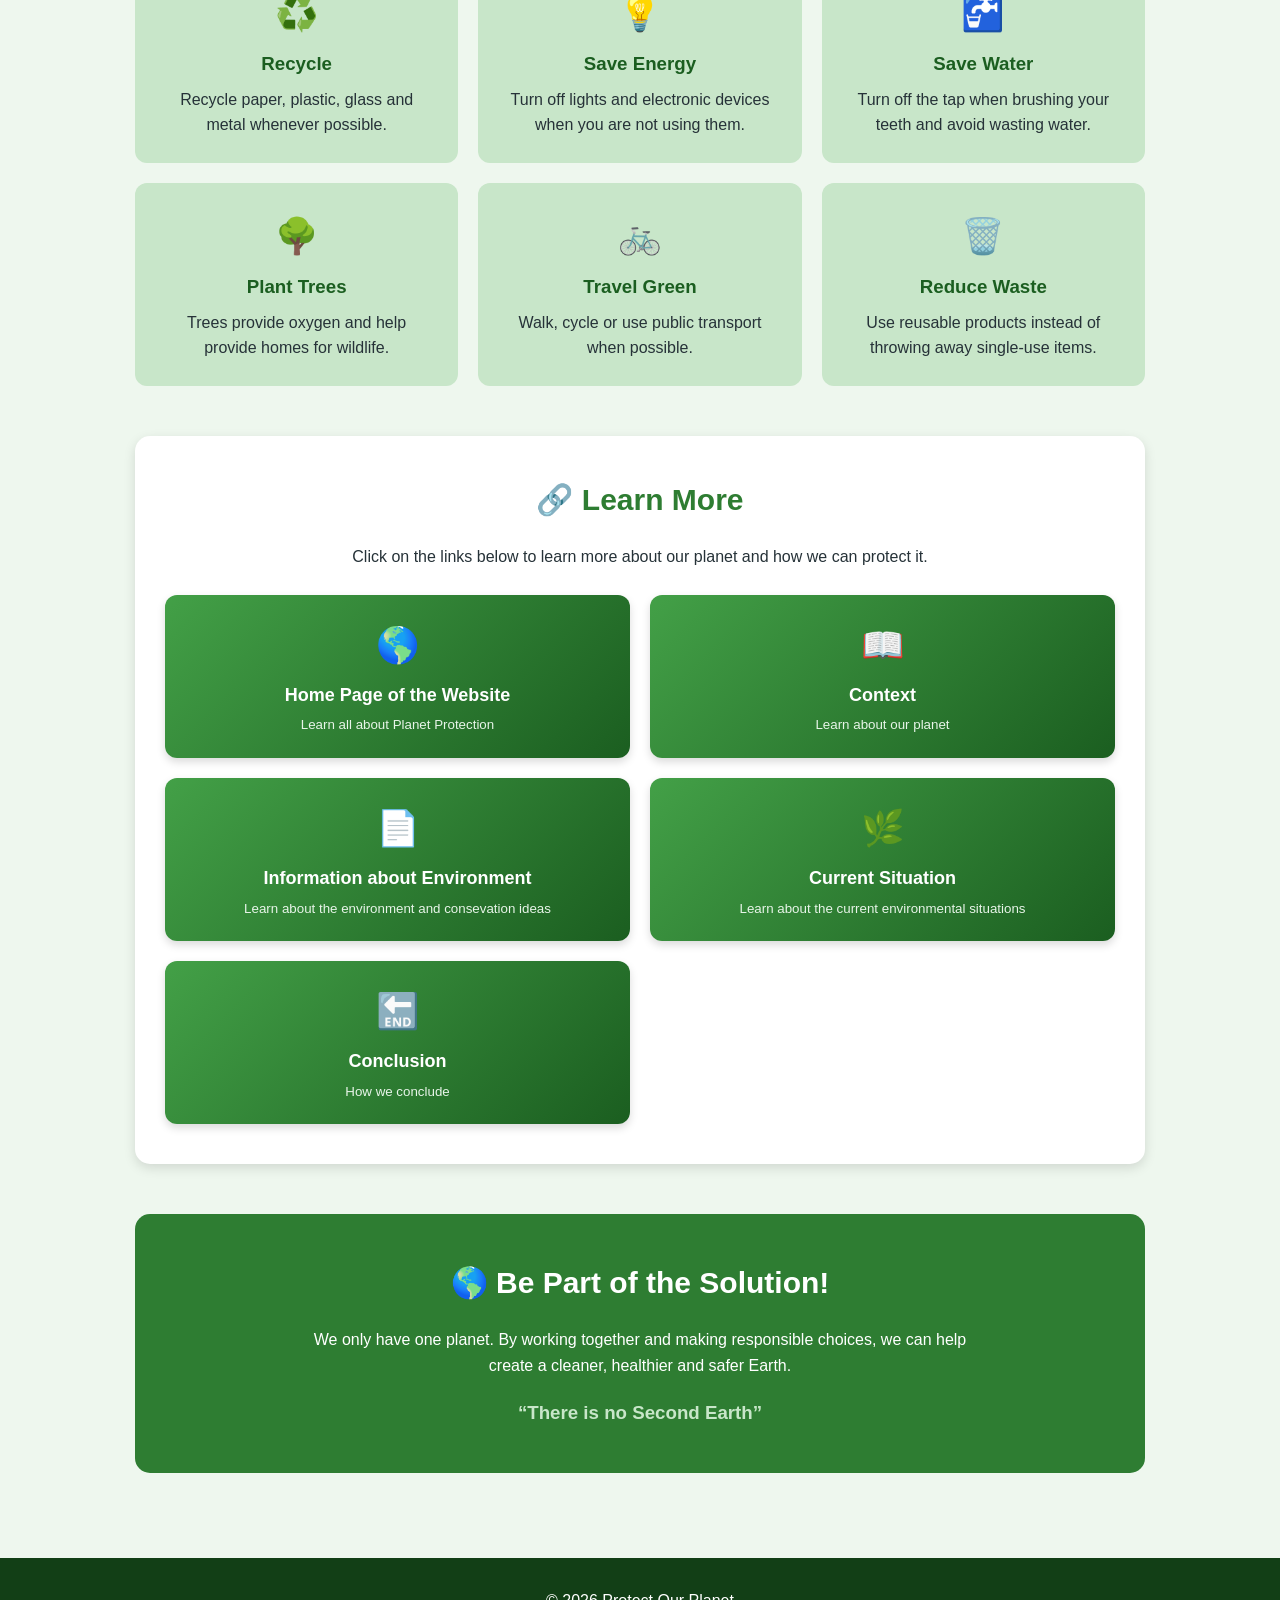
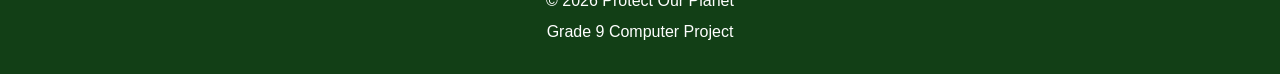
<file: importance.html>
<!DOCTYPE html>
<html lang="en">
<head>
    <meta charset="UTF-8">
    <meta name="viewport" content="width=device-width, initial-scale=1.0">
    <title>Protect Our Planet</title>
    <link rel="stylesheet" href="style.css">
    <link rel="icon" type="image/x-icon" href="favicon.ico">
</head>

<body>

    <header>
        <h1>🌍 Protect Our Planet</h1>
        <p>Our Earth is our home. Let's take care of it!</p>
    </header>

    <nav>
        <a href="#home">Home</a>
        <a href="#importance">Importance</a>
        <a href="#problems">Problems</a>
        <a href="#solutions">Solutions</a>
        <a href="#links">Learn More</a>
    </nav>

    <main>

        <section id="home" class="welcome">
            <h2>Our Planet, Our Responsibility</h2>

            <p>
                Earth gives us everything we need to live, including air,
                water, food and natural resources. It is our responsibility
                to protect the planet and keep it healthy for future generations.
            </p>

            <button onclick="location.href='#solutions'">
                Start Making a Difference
            </button>
        </section>

        <section id="importance">
            <h2>🌱 Why Is Planet Protection Important?</h2>

            <div class="cards">

                <div class="card">
                    <h3>🌳 Protect Nature</h3>
                    <p>
                        Forests, oceans and animals are important parts of
                        our planet. Protecting nature helps keep ecosystems healthy.
                    </p>
                </div>

                <div class="card">
                    <h3>💧 Save Resources</h3>
                    <p>
                        Clean water, energy and natural resources are limited.
                        We should avoid wasting them.
                    </p>
                </div>

                <div class="card">
                    <h3>👨‍👩‍👧 Future Generations</h3>
                    <p>
                        We need to protect Earth so that future generations
                        can enjoy a clean and healthy planet.
                    </p>
                </div>

            </div>
        </section>

        <section id="problems" class="problems">

            <h2>⚠️ Environmental Problems</h2>

            <p>
                Our planet faces many environmental problems. Some of the
                biggest problems include:
            </p>

            <ul>
                <li>🌫️ Air pollution</li>
                <li>🌊 Water pollution</li>
                <li>🔥 Climate change</li>
                <li>🌲 Deforestation</li>
                <li>🧴 Plastic pollution</li>
                <li>🐼 Loss of wildlife</li>
            </ul>

        </section>

        <section id="solutions">

            <h2>💚 What Can We Do?</h2>

            <p class="center">
                Everyone can help protect the planet. Even small actions
                can make a big difference.
            </p>

            <div class="solutions">

                <div>
                    <span>♻️</span>
                    <h3>Recycle</h3>
                    <p>Recycle paper, plastic, glass and metal whenever possible.</p>
                </div>

                <div>
                    <span>💡</span>
                    <h3>Save Energy</h3>
                    <p>Turn off lights and electronic devices when you are not using them.</p>
                </div>

                <div>
                    <span>🚰</span>
                    <h3>Save Water</h3>
                    <p>Turn off the tap when brushing your teeth and avoid wasting water.</p>
                </div>

                <div>
                    <span>🌳</span>
                    <h3>Plant Trees</h3>
                    <p>Trees provide oxygen and help provide homes for wildlife.</p>
                </div>

                <div>
                    <span>🚲</span>
                    <h3>Travel Green</h3>
                    <p>Walk, cycle or use public transport when possible.</p>
                </div>

                <div>
                    <span>🗑️</span>
                    <h3>Reduce Waste</h3>
                    <p>Use reusable products instead of throwing away single-use items.</p>
                </div>

            </div>

        </section>

        <section id="links" class="links-section">

            <h2>🔗 Learn More</h2>

            <p class="center">
                Click on the links below to learn more about our planet
                and how we can protect it.
            </p>

            <div class="links">

                <a href="index.html"
                   target="_blank"
                   rel="noopener noreferrer">
                    <span>🌎</span>
                    <strong>Home Page of the Website</strong>
                    <small>Learn all about Planet Protection</small>
                </a>

                <a href="context.html"
                   target="_blank"
                   rel="noopener noreferrer">
                    <span>📖</span>
                    <strong>Context</strong>
                    <small>Learn about our planet</small>
                </a>

                <a href="information.html"
                   target="_blank"
                   rel="noopener noreferrer">
                    <span>📄</span>
                    <strong>Information about Environment</strong>
                    <small>Learn about the environment and consevation ideas</small>
                </a>

                <a href="currentsituation.html"
                   target="_blank"
                   rel="noopener noreferrer">
                    <span>🌿</span>
                    <strong>Current Situation</strong>
                    <small>Learn about the current environmental situations</small>
                </a>

                <a href="conclusion.html"
                   target="_blank"
                   rel="noopener noreferrer">
                    <span>🔚</span>
                    <strong>Conclusion</strong>
                    <small>How we conclude</small>
                </a>

            </div>

        </section>

        <section class="final-message">

            <h2>🌎 Be Part of the Solution!</h2>

            <p>
                We only have one planet. By working together and making
                responsible choices, we can help create a cleaner,
                healthier and safer Earth.
            </p>

            <h3>“There is no Second Earth”</h3>

        </section>

    </main>

    <footer>
        <p>© 2026 Protect Our Planet</p>
        <p>Grade 9 Computer Project</p>
    </footer>

</body>
</html>
</file>
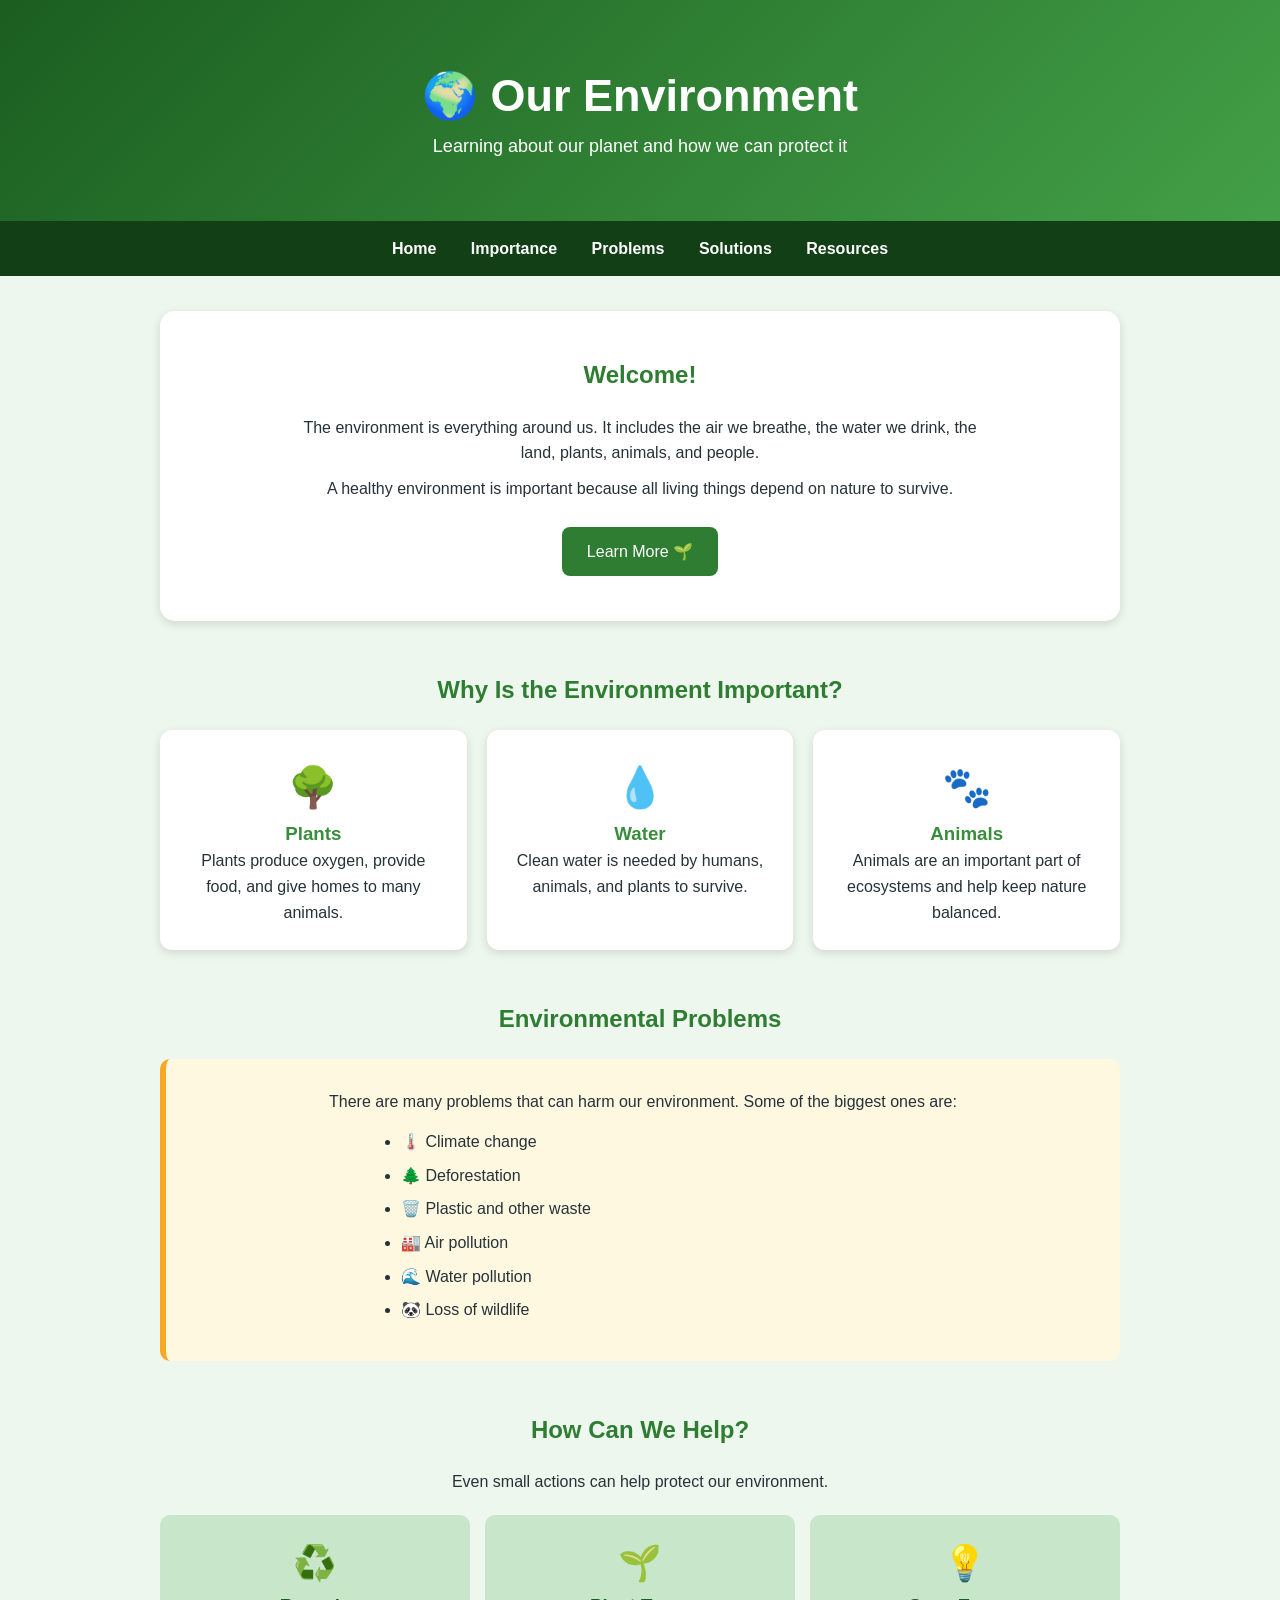
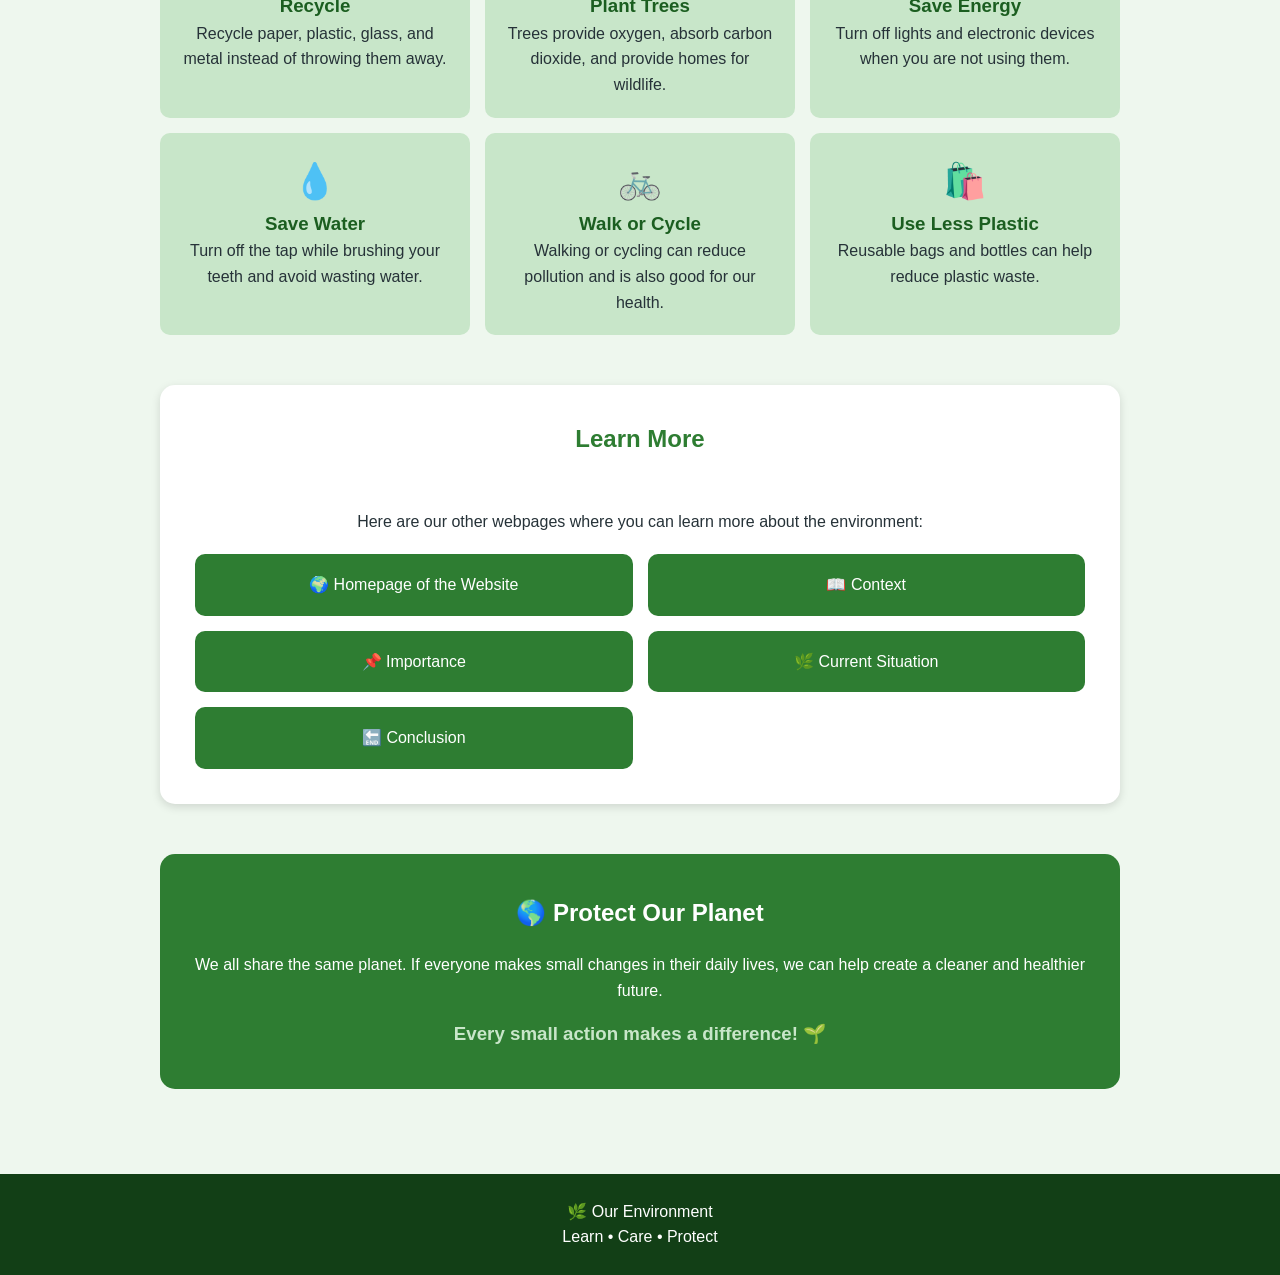
<file: information.html>
<!DOCTYPE html>
<html lang="en">

<head>
    <meta charset="UTF-8">
    <meta name="viewport" content="width=device-width, initial-scale=1.0">
    <title>Our Environment</title>
    <link rel="stylesheet" href="style4.css">
    <link rel="icon" type="image/x-icon" href="favicon.ico">
</head>

<body>

    <header>

        <h1>🌍 Our Environment</h1>

        <p>
            Learning about our planet and how we can protect it
        </p>

    </header>

    <nav>

        <a href="#home">Home</a>
        <a href="#importance">Importance</a>
        <a href="#problems">Problems</a>
        <a href="#solutions">Solutions</a>
        <a href="#resources">Resources</a>

    </nav>


    <main>

        <section id="home" class="welcome">

            <h2>Welcome!</h2>

            <p>
                The environment is everything around us. It includes
                the air we breathe, the water we drink, the land,
                plants, animals, and people.
            </p>

            <p>
                A healthy environment is important because all living
                things depend on nature to survive.
            </p>

            <a href="#importance" class="button">
                Learn More 🌱
            </a>

        </section>

        <section>

            <h2 id="importance" >Why Is the Environment Important?</h2>

            <div class="cards">

                <div class="card">

                    <div class="emoji">🌳</div>

                    <h3>Plants</h3>

                    <p>
                        Plants produce oxygen, provide food, and give
                        homes to many animals.
                    </p>

                </div>


                <div class="card">

                    <div class="emoji">💧</div>

                    <h3>Water</h3>

                    <p>
                        Clean water is needed by humans, animals,
                        and plants to survive.
                    </p>

                </div>


                <div class="card">

                    <div class="emoji">🐾</div>

                    <h3>Animals</h3>

                    <p>
                        Animals are an important part of ecosystems
                        and help keep nature balanced.
                    </p>

                </div>

            </div>

        </section>

        <section id="problems">

            <h2>Environmental Problems</h2>

            <div class="problems">

                <p>
                    There are many problems that can harm our environment.
                    Some of the biggest ones are:
                </p>

                <ul>

                    <li>🌡️ Climate change</li>

                    <li>🌲 Deforestation</li>

                    <li>🗑️ Plastic and other waste</li>

                    <li>🏭 Air pollution</li>

                    <li>🌊 Water pollution</li>

                    <li>🐼 Loss of wildlife</li>

                </ul>

            </div>

        </section>

        <section id="solutions">

            <h2>How Can We Help?</h2>

            <p class="center">
                Even small actions can help protect our environment.
            </p>

            <div class="solutions">

                <div>
                    <span>♻️</span>

                    <h3>Recycle</h3>

                    <p>
                        Recycle paper, plastic, glass, and metal
                        instead of throwing them away.
                    </p>

                </div>


                <div>
                    <span>🌱</span>

                    <h3>Plant Trees</h3>

                    <p>
                        Trees provide oxygen, absorb carbon dioxide,
                        and provide homes for wildlife.
                    </p>

                </div>


                <div>
                    <span>💡</span>

                    <h3>Save Energy</h3>

                    <p>
                        Turn off lights and electronic devices when
                        you are not using them.
                    </p>

                </div>


                <div>
                    <span>💧</span>

                    <h3>Save Water</h3>

                    <p>
                        Turn off the tap while brushing your teeth
                        and avoid wasting water.
                    </p>

                </div>


                <div>
                    <span>🚲</span>

                    <h3>Walk or Cycle</h3>

                    <p>
                        Walking or cycling can reduce pollution and
                        is also good for our health.
                    </p>

                </div>


                <div>
                    <span>🛍️</span>

                    <h3>Use Less Plastic</h3>

                    <p>
                        Reusable bags and bottles can help reduce
                        plastic waste.
                    </p>

                </div>

            </div>

        </section>

        <section id="resources">

            <div class="resource-box">
                <section >
                <h2>Learn More</h2>
                </section>
                <p>
                    Here are our other webpages where you can learn
                    more about the environment:
                </p>


                <div class="links">

                    <a
                        href="index.html"
                        target="_blank"
                    >
                        🌍 Homepage of the Website
                    </a>


                    <a
                        href="context.html"
                        target="_blank"
                    >
                        📖 Context
                    </a>


                    <a
                        href="importance.html"
                        target="_blank"
                    >
                        📌 Importance
                    </a>


                    <a
                        href="currentsituation.html"
                        target="_blank"
                    >
                        🌿 Current Situation
                    </a>


                    <a
                        href="conclusion.html"
                        target="_blank"
                    >
                        🔚 Conclusion
                    </a>

                </div>

            </div>

        </section>

        <section class="final">

            <h2>🌎 Protect Our Planet</h2>

            <p>
                We all share the same planet. If everyone makes
                small changes in their daily lives, we can help
                create a cleaner and healthier future.
            </p>

            <h3>
                Every small action makes a difference! 🌱
            </h3>

        </section>

    </main>

    <footer>

        <p>🌿 Our Environment</p>

        <p>
            Learn • Care • Protect
        </p>

    </footer>

</body>

</html>
</file>
<file: style2.css>
* {
    margin: 5px;
    padding: 0;
    box-sizing: border-box;
}

body {
    font-family: Playfair Display, serif;
    background: #eef3f8;
    color: #172b4d;
    min-height: 350vh;
    background-image: url(back3.jpg);
    background-position: center;
    background-size: cover;
    background-repeat: no-repeat;
}

header {
    height: 100px;
    background: rgb(0, 0, 0);
    display: flex;
    justify-content: center;
    align-items: center;
    box-shadow: 0 2px 10px rgba(121, 22, 22, 0.12);
    position: relative;
    z-index: 10;
}

header h1 {
    color: #1877f2;
    font-size: 32px;
    letter-spacing: 2px;
}

.intro {
    text-align: center;
    padding: 35px 20px 25px;
}

.intro h2 {
    font-size: 30px;
    margin-bottom: 20px;
}

.intro p {
    color: #64748b;
    font-size: 20px;
}

.gateway-container {
    width: 90%;
    max-width: 1400px;
    margin: 20px auto 50px;
    display: grid;
    grid-auto-flow: row;
    gap: 50px;
}

.gateway {
    height: 300px;
    width: 90%;
    border-radius: 20px;
    position: relative;
    overflow: hidden;
    border: none;
    background: transparent;
    text-decoration: none;
    color: rgb(253, 252, 252);
    box-shadow: 0 6px 20px rgba(0, 0, 0, 0.15);
    transition: transform 0.35s ease-in-out, box-shadow 0.35s ease-in-out, filter 0.35s ease-in-out;
}

.gateway img {
    width: 100%;
    height: 90%;
    object-fit: cover;
    transition: transform 0.6s ease, filter 0.4s ease;
}

.gateway::after {
    content: "";
    position: absolute;
    inset: 0;
    background: linear-gradient(to top, rgba(0, 0, 0, 0.5), transparent);
    z-index: 1;
}

.gateway-content {
    position: absolute;
    bottom: 0;
    left: 0;
    right: 0;
    padding: 35px 28px;
    z-index: 2;
}

.gateway-content h2 {
    font-size: 40px;
    margin-bottom: 10px;
}

.gateway-content p {
    font-size: 20px;
    opacity: 1;
    line-height: 1;
}

.enter {
    display: inline-block;
    margin-top: 20px;
    padding: 10px 20px;
    border: 2px solid rgba(255, 255, 255, 0.8);
    border-radius: 25px;
    font-size: 14px;
    font-weight: bold;
    transition: background 0.25s ease, color 0.25s ease;
}

.gateway:nth-child(1):hover,
.gateway:nth-child(2):hover,
.gateway:nth-child(3):hover,
.gateway:nth-child(4):hover,
.gateway:nth-child(5):hover {
    transform: perspective(1000px) rotateX(2deg) rotateY(-3deg) translateY(-14px) scale(1.025);
    box-shadow: 0 20px 40px rgba(0, 0, 0, 0.25), 0 0 25px rgba(24, 119, 242, 0.18);
}

.gateway:hover img {
    transform: scale(1.10);
}

.gateway:hover .enter {
    background: white;
    color: #000000;
}

footer {
    text-align: left;
    padding: 25px;
    background: transparent;
    font-weight: bold;
    color: #fffdfc;
    font-size: 20px;
    font-family: instrument-sans, sans-serif;
    width: 100%;
    height: 150px;
    letter-spacing: 1px;
}
.iop{
    position: relative;
    width: max-content;
}
.iop::after{
    content:'';
    background: linear-gradient(to right, blue, red);
    border-radius: 100px;
    height: 4px;
    width: 0;
    position: absolute;
    bottom: 0;
    left: 0;
    transition: 0.3s;
}
.iop2{
    position: relative;
    width: max-content;
}
.iop2::after{
    content:'';
    background:linear-gradient(to right, #08bfd4, #9a08d4);
    border-radius: 100px;
    height: 4px;
    width: 0;
    position: absolute;
    bottom: 0;
    left: 0;
    transition: 0.3s;
}
.iop3{
    position: relative;
    width: max-content;
}
.iop3::after{
    content:'';
    background:linear-gradient(to right, yellow, #08d40b);
    border-radius: 100px;
    height: 4px;
    width: 0;
    position: absolute;
    bottom: 0;
    left: 0;
    transition: 0.3s;
}
.iop:hover::after{
    width: 100%;
}
.iop2:hover::after{
    width: 100%;
}
.iop3:hover::after{
    width: 100%;
}
</file>
<file: style6.css>
body {
    margin: 0;
    font-family: Arial, sans-serif;
    background-color: #eaf7ea;
    color: #333;
}
header {
    background: linear-gradient(to right, #1b5e20, #43a047);
    color: white;
    text-align: center;
    padding: 50px 20px;
}

header h1 {
    font-size: 40px;
    margin: 0;
}

header p {
    font-size: 18px;
    margin-top: 10px;
}
nav {
    background-color: #124d17;
    text-align: center;
    padding: 15px;
}

nav a {
    color: white;
    text-decoration: none;
    margin: 0 20px;
    font-weight: bold;
}

nav a:hover {
    color: #b9f6ca;
}
main {
    width: 80%;
    max-width: 900px;
    margin: 35px auto;
}
.card {
    background-color: white;
    padding: 30px;
    margin-bottom: 25px;
    border-radius: 12px;
    box-shadow: 0 4px 12px rgba(0, 0, 0, 0.15);
}

.card h2 {
    color: #2e7d32;
    border-bottom: 2px solid #a5d6a7;
    padding-bottom: 10px;
}

.card p {
    font-size: 17px;
    line-height: 1.7;
}
.message {
    background-color: #e8f5e9;
    border-left: 6px solid #43a047;
    padding: 15px 20px;
    margin-top: 25px;
    border-radius: 5px;
}

.message h3 {
    color: #2e7d32;
}
ul {
    padding-left: 25px;
}

li {
    margin: 15px 0;
}

li a {
    color: #1565c0;
    text-decoration: none;
    font-size: 16px;
}

li a:hover {
    color: #2e7d32;
    text-decoration: underline;
}
.social-links {
    display: flex;
    gap: 15px;
    flex-wrap: wrap;
}

.social-links a {
    background-color: #1877f2;
    color: white;
    text-decoration: none;
    padding: 12px 25px;
    border-radius: 6px;
    font-weight: bold;
}

.social-links a:hover {
    background-color: #0d5ec7;
}
footer {
    background-color: #1b5e20;
    color: white;
    text-align: center;
    padding: 25px;
    margin-top: 40px;
}

footer p {
    margin: 7px;
}
@media (max-width: 600px) {

    header h1 {
        font-size: 30px;
    }

    main {
        width: 90%;
    }

    nav a {
        display: block;
        margin: 10px;
    }

    .card {
        padding: 20px;
    }

    .social-links {
        flex-direction: column;
    }

    .social-links a {
        text-align: center;
    }
}.external-links {
    display: flex;
    flex-direction: column;
    gap: 15px;
    margin-top: 25px;
}

.link-box {
    display: flex;
    align-items: center;
    gap: 18px;

    background: linear-gradient(135deg, #f1f8e9, #e8f5e9);
    border: 1px solid #c8e6c9;
    border-left: 6px solid #43a047;

    padding: 18px;
    border-radius: 10px;

    text-decoration: none;
    color: #333;

    transition: 0.3s;
}

.link-box:hover {
    background: linear-gradient(135deg, #c8e6c9, #a5d6a7);
    transform: translateX(8px);
    box-shadow: 0 5px 12px rgba(0, 0, 0, 0.15);
}
.link-icon {
    background-color: #2e7d32;
    color: white;

    min-width: 50px;
    height: 50px;

    display: flex;
    align-items: center;
    justify-content: center;

    border-radius: 50%;
    font-size: 25px;
}
.link-box h3 {
    margin: 0 0 5px 0;
    color: #1b5e20;
    font-size: 18px;
}
.link-box p {
    margin: 0;
    color: #555;
    font-size: 14px;
}
.arrow {
    margin-left: auto;
    font-size: 28px;
    color: #2e7d32;
    font-weight: bold;
}
@media (max-width: 600px) {

    .link-box {
        padding: 15px;
        gap: 12px;
    }

    .link-icon {
        min-width: 42px;
        height: 42px;
        font-size: 20px;
    }

    .link-box h3 {
        font-size: 16px;
    }

    .link-box p {
        font-size: 13px;
    }

    .arrow {
        font-size: 22px;
    }
}
</file>
<file: style3.css>
* {
    box-sizing: border-box;
    margin: 0;
    padding: 0;
}

html {
    scroll-behavior: smooth;
}

body {
    font-family: Arial, sans-serif;
    line-height: 1.6;
    background-color: #eef7ee;
    color: #263238;
}

header {
    background: linear-gradient(135deg, #1b5e20, #43a047);
    color: white;
    text-align: center;
    padding: 60px 20px;
}

header h1 {
    font-size: 46px;
    margin-bottom: 10px;
}

header p {
    font-size: 20px;
}

nav {
    background-color: #123f16;
    padding: 15px;
    text-align: center;

    position: sticky;
    top: 0;
    z-index: 10;
}

nav a {
    color: white;
    text-decoration: none;
    font-weight: bold;
    margin: 0 15px;

    transition: 0.3s;
}

nav a:hover {
    color: #a5d6a7;
}

main {
    max-width: 1050px;
    margin: auto;
    padding: 40px 20px;
}

section {
    margin-bottom: 50px;
}

section h2 {
    color: #2e7d32;
    text-align: center;
    font-size: 30px;
    margin-bottom: 20px;
}

.section-text {
    text-align: center;
    max-width: 750px;
    margin: 0 auto 25px;
}

.intro {
    background-color: white;
    padding: 40px;
    border-radius: 15px;

    box-shadow: 0 4px 12px #00000020;
}

.intro p {
    max-width: 850px;
    margin: 15px auto;
    font-size: 17px;
}

.cards {
    display: grid;
    grid-template-columns: repeat(4, 1fr);
    gap: 20px;
}

.card {
    background-color: white;
    padding: 25px;
    text-align: center;
    border-radius: 12px;

    box-shadow: 0 4px 10px #00000020;

    transition: 0.3s;
}

.card:hover {
    transform: translateY(-7px);
}

.card .icon {
    font-size: 40px;
    margin-bottom: 10px;
}

.card h3 {
    color: #2e7d32;
    margin-bottom: 10px;
}
.problems {
    background-color: #fff8e1;
    padding: 40px;
    border-left: 7px solid #f9a825;
    border-radius: 10px;
}

.problem-grid {
    display: grid;
    grid-template-columns: repeat(2, 1fr);
    gap: 20px;
    margin-top: 25px;
}

.problem {
    background-color: white;
    padding: 25px;
    border-radius: 10px;

    box-shadow: 0 3px 8px #00000015;
}

.problem h3 {
    color: #e65100;
    margin-bottom: 10px;
}


.connection {
    background-color: #dcedc8;
    padding: 40px;
    text-align: center;
    border-radius: 15px;
}

.connection p {
    max-width: 800px;
    margin: auto;
}

.quote {
    background-color: #388e3c;
    color: white;
    padding: 20px;
    margin: 25px auto 0;

    max-width: 600px;
    border-radius: 10px;
}

.quote p {
    font-size: 20px;
    font-weight: bold;
}

.actions {
    display: grid;
    grid-template-columns: repeat(3, 1fr);
    gap: 20px;
}

.action {
    background-color: #c8e6c9;
    padding: 25px;
    text-align: center;
    border-radius: 12px;

    transition: 0.3s;
}

.action:hover {
    background-color: #a5d6a7;
    transform: translateY(-5px);
}

.action span {
    font-size: 35px;
}

.action h3 {
    color: #1b5e20;
    margin: 8px 0;
}


.links-section {
    background-color: white;
    padding: 40px 30px;
    border-radius: 15px;

    box-shadow: 0 4px 12px #00000020;
}

.links {
    display: grid;
    grid-template-columns: repeat(2, 1fr);
    gap: 20px;
    margin-top: 25px;
}

.links a {
    background: linear-gradient(135deg, #43a047, #1b5e20);

    color: white;
    text-decoration: none;

    padding: 25px;
    border-radius: 12px;

    display: flex;
    flex-direction: column;
    align-items: center;
    text-align: center;

    box-shadow: 0 4px 8px #00000025;

    transition: 0.3s;
}

.links a span {
    font-size: 38px;
    margin-bottom: 8px;
}

.links a strong {
    font-size: 18px;
}

.links a small {
    color: #e8f5e9;
    margin-top: 7px;
}

.links a:hover {
    background: linear-gradient(135deg, #66bb6a, #2e7d32);

    transform: translateY(-6px);

    box-shadow: 0 8px 16px #00000035;
}
.final {
    background-color: #2e7d32;
    color: white;

    text-align: center;

    padding: 50px 30px;
    border-radius: 15px;
}

.final h2 {
    color: white;
}

.final p {
    max-width: 750px;
    margin: auto;
}

button {
    background-color: white;
    color: #2e7d32;

    border: none;
    border-radius: 8px;

    padding: 13px 25px;
    margin-top: 25px;

    font-size: 16px;
    font-weight: bold;

    cursor: pointer;

    transition: 0.3s;
}

button:hover {
    background-color: #c8e6c9;
    transform: scale(1.05);
}

footer {
    background-color: #123f16;
    color: white;
    text-align: center;

    padding: 25px;
}

footer h3 {
    margin-bottom: 5px;
}

@media (max-width: 800px) {

    header h1 {
        font-size: 35px;
    }

    nav a {
        display: block;
        margin: 8px;
    }

    .cards {
        grid-template-columns: repeat(2, 1fr);
    }

    .actions {
        grid-template-columns: repeat(2, 1fr);
    }

    .links {
        grid-template-columns: 1fr;
    }
}


@media (max-width: 550px) {

    .cards,
    .problem-grid,
    .actions {
        grid-template-columns: 1fr;
    }

    .intro,
    .problems,
    .connection,
    .links-section {
        padding: 25px;
    }

    header h1 {
        font-size: 30px;
    }
}
</file>
<file: style5.css>
* {
    box-sizing: border-box;
    margin: 0;
    padding: 0;
}

html {
    scroll-behavior: smooth;
}

body {
    font-family: Arial, sans-serif;
    line-height: 1.6;
    background-color: #eef7ee;
    color: #263238;
}

header {
    background: linear-gradient(135deg, #1b5e20, #43a047);
    color: white;
    text-align: center;
    padding: 60px 20px;
}

header h1 {
    font-size: 42px;
    margin-bottom: 10px;
}

header p {
    font-size: 18px;
}

nav {
    background-color: #123f16;
    text-align: center;
    padding: 15px;
    position: sticky;
    top: 0;
}

nav a {
    color: white;
    text-decoration: none;
    font-weight: bold;
    margin: 0 12px;
}

nav a:hover {
    color: #a5d6a7;
}

main {
    max-width: 1000px;
    margin: auto;
    padding: 35px 20px;
}

section {
    margin-bottom: 50px;
}

section h2 {
    text-align: center;
    color: #2e7d32;
    margin-bottom: 20px;
}

.welcome {
    background-color: white;
    text-align: center;
    padding: 45px 25px;
    border-radius: 15px;
    box-shadow: 0 3px 10px #0002;
}

.welcome p {
    max-width: 750px;
    margin: 10px auto;
}

.cards {
    display: flex;
    gap: 20px;
}

.card {
    background-color: white;
    flex: 1;
    padding: 25px;
    text-align: center;
    border-radius: 12px;
    box-shadow: 0 3px 10px #0002;
}

.emoji {
    font-size: 40px;
}

.card h3 {
    color: #388e3c;
}

.problems {
    background-color: #fff8e1;
    padding: 30px;
    border-left: 6px solid #f9a825;
    border-radius: 10px;
}

.problems p {
    text-align: center;
    margin-bottom: 15px;
}

.problems ul,
.good-news ul {
    max-width: 700px;
    margin: auto;
}

.problems li,
.good-news li {
    margin: 10px;
}

.good-news {
    background-color: #e8f5e9;
    padding: 30px;
    border-radius: 12px;
    border-left: 6px solid #43a047;
}

.good-news p {
    text-align: center;
    margin-bottom: 15px;
}

.source-note {
    font-size: 13px;
    color: #607d64;
}

.center {
    text-align: center;
}

.solutions {
    display: grid;
    grid-template-columns: repeat(3, 1fr);
    gap: 15px;
    margin-top: 20px;
}

.solutions div {
    background-color: #c8e6c9;
    padding: 20px;
    text-align: center;
    border-radius: 10px;
}

.solutions span {
    font-size: 35px;
}

.solutions h3 {
    color: #1b5e20;
}

.resource-box {
    background-color: white;
    padding: 35px;
    border-radius: 15px;
    box-shadow: 0 3px 10px #0002;
}

.resource-box > p {
    text-align: center;
    margin-bottom: 20px;
}

.links {
    display: grid;
    grid-template-columns: repeat(2, 1fr);
    gap: 15px;
}

.links a {
    background-color: #2e7d32;
    color: white;
    text-decoration: none;
    padding: 18px;
    text-align: center;
    border-radius: 10px;
}

.links a:hover {
    background-color: #66bb6a;
}

.final {
    background-color: #2e7d32;
    color: white;
    text-align: center;
    padding: 40px 25px;
    border-radius: 15px;
}

.final h2 {
    color: white;
}

.final h3 {
    color: #c8e6c9;
    margin-top: 15px;
}

footer {
    background-color: #123f16;
    color: white;
    text-align: center;
    padding: 25px;
}

@media (max-width: 700px) {

    nav a {
        display: block;
        margin: 7px;
    }

    .cards {
        flex-direction: column;
    }

    .solutions,
    .links {
        grid-template-columns: 1fr;
    }

    header h1 {
        font-size: 32px;
    }
}
</file>
<file: style.css>
* {
    box-sizing: border-box;
    margin: 0;
    padding: 0;
}

html {
    scroll-behavior: smooth;
}

body {
    font-family: Arial, sans-serif;
    line-height: 1.6;
    background-color: #eef7ee;
    color: #263238;
}

header {
    background: linear-gradient(135deg, #1b5e20, #43a047);
    color: white;
    text-align: center;
    padding: 60px 20px;
}

header h1 {
    font-size: 45px;
    margin-bottom: 10px;
}

header p {
    font-size: 20px;
}

nav {
    background-color: #123f16;
    text-align: center;
    padding: 15px;
    position: sticky;
    top: 0;
    z-index: 10;
}

nav a {
    color: white;
    text-decoration: none;
    font-weight: bold;
    margin: 0 15px;
    transition: 0.3s;
}

nav a:hover {
    color: #a5d6a7;
}


main {
    max-width: 1050px;
    margin: auto;
    padding: 35px 20px;
}

section {
    margin-bottom: 50px;
}

section h2 {
    text-align: center;
    color: #2e7d32;
    font-size: 30px;
    margin-bottom: 20px;
}


.welcome {
    background-color: white;
    text-align: center;
    padding: 50px 30px;
    border-radius: 15px;
    box-shadow: 0 4px 12px #00000020;
}

.welcome h2 {
    font-size: 35px;
}

.welcome p {
    max-width: 750px;
    margin: auto;
    font-size: 18px;
}


button {
    background-color: #2e7d32;
    color: white;
    border: none;
    padding: 14px 25px;
    margin-top: 25px;
    border-radius: 8px;
    font-size: 16px;
    font-weight: bold;
    cursor: pointer;
    transition: 1s;
}

button:hover {
    background-color: #66bb6a;
    transform: scale(1.1);
}


.cards {
    display: flex;
    gap: 20px;
}

.card {
    background-color: white;
    flex: 1;
    padding: 25px;
    text-align: center;
    border-radius: 12px;
    box-shadow: 0 3px 10px #00000020;
    transition: 0.3s;
}

.card:hover {
    transform: translateY(-5px);
}

.card h3 {
    color: #388e3c;
    margin-bottom: 10px;
}

.problems {
    background-color: #fff8e1;
    padding: 35px;
    border-left: 7px solid #f9a825;
    border-radius: 10px;
}

.problems p {
    text-align: center;
    margin-bottom: 15px;
}

.problems ul {
    max-width: 500px;
    margin: auto;
}

.problems li {
    margin: 10px 0;
    font-size: 17px;
}

.center {
    text-align: center;
}

.solutions {
    display: grid;
    grid-template-columns: repeat(3, 1fr);
    gap: 20px;
    margin-top: 25px;
}

.solutions div {
    background-color: #c8e6c9;
    padding: 25px;
    border-radius: 12px;
    text-align: center;
    transition: 0.3s;
}

.solutions div:hover {
    background-color: #a5d6a7;
    transform: translateY(-5px);
}

.solutions span {
    font-size: 35px;
}

.solutions h3 {
    color: #1b5e20;
    margin: 8px 0;
}

.links-section {
    background-color: white;
    padding: 40px 30px;
    border-radius: 15px;
    box-shadow: 0 4px 12px #00000020;
}

.links-section p {
    margin-bottom: 25px;
}

.links {
    display: grid;
    grid-template-columns: repeat(2, 1fr);
    gap: 20px;
}

.links a {
    background: linear-gradient(135deg, #43a047, #1b5e20);
    color: white;
    text-decoration: none;
    padding: 22px;
    border-radius: 12px;

    display: flex;
    flex-direction: column;
    align-items: center;

    box-shadow: 0 4px 8px #00000025;

    transition: 0.3s;
}

.links a span {
    font-size: 35px;
    margin-bottom: 8px;
}

.links a strong {
    font-size: 18px;
}

.links a small {
    margin-top: 5px;
    color: #e8f5e9;
}
.links a:hover {
    background: linear-gradient(135deg, #66bb6a, #2e7d32);
    transform: translateY(-6px);
    box-shadow: 0 8px 16px #00000035;
}
.final-message {
    background-color: #2e7d32;
    color: white;
    text-align: center;
    padding: 45px 30px;
    border-radius: 15px;
}

.final-message h2 {
    color: white;
}

.final-message p {
    max-width: 700px;
    margin: auto;
}

.final-message h3 {
    margin-top: 20px;
    color: #c8e6c9;
}
footer {
    background-color: #123f16;
    color: white;
    text-align: center;
    padding: 25px;
}

footer p {
    margin: 5px;
}
@media (max-width: 750px) {

    header h1 {
        font-size: 34px;
    }

    nav a {
        display: block;
        margin: 8px;
    }

    .cards {
        flex-direction: column;
    }

    .solutions {
        grid-template-columns: 1fr;
    }

    .links {
        grid-template-columns: 1fr;
    }
}
</file>
<file: style4.css>
* {
    box-sizing: border-box;
    margin: 0;
    padding: 0;
}

html {
    scroll-behavior: smooth;
}

body {
    font-family: Arial, sans-serif;
    background-color: #eef7ee;
    color: #263238;
    line-height: 1.6;
}

header {
    background: linear-gradient(135deg, #1b5e20, #43a047);
    color: white;
    text-align: center;
    padding: 60px 20px;
}

header h1 {
    font-size: 45px;
}

header p {
    font-size: 18px;
}

nav {
    background-color: #123f16;
    text-align: center;
    padding: 15px;
    position: sticky;
    top: 0;
}

nav a {
    color: white;
    text-decoration: none;
    font-weight: bold;
    margin: 0 15px;
    transition:1s;
}

nav a:hover {
    color: #a5d6a7;
}

main {
    max-width: 1000px;
    margin: auto;
    padding: 35px 20px;
}

section {
    margin-bottom: 50px;
}

section h2 {
    color: #2e7d32;
    text-align: center;
    margin-bottom: 20px;
}

.welcome {
    background-color: white;
    text-align: center;
    padding: 45px 25px;
    border-radius: 15px;
    box-shadow: 0 3px 10px #0002;
}

.welcome p {
    max-width: 700px;
    margin: 10px auto;
}

.button {
    display: inline-block;
    background-color: #2e7d32;
    color: white;
    padding: 12px 25px;
    margin-top: 15px;
    border-radius: 8px;
    text-decoration: none;
    transition: 1s;
}

.button:hover {
    background-color: #2e7d32;
    transform: scale(1.1);
}

.cards {
    display: flex;
    gap: 20px;
}

.card {
    background-color: white;
    flex: 1;
    padding: 25px;
    text-align: center;
    border-radius: 12px;
    box-shadow: 0 3px 10px #0002;
}

.card h3 {
    color: #388e3c;
}

.emoji {
    font-size: 40px;
}

.problems {
    background-color: #fff8e1;
    padding: 30px;
    border-left: 6px solid #f9a825;
    border-radius: 10px;
}

.problems p {
    text-align: center;
    margin-bottom: 15px;
}

.problems ul {
    max-width: 500px;
    margin: auto;
}

.problems li {
    margin: 8px;
}

.center {
    text-align: center;
}

.solutions {
    display: grid;
    grid-template-columns: repeat(3, 1fr);
    gap: 15px;
    margin-top: 20px;
}

.solutions div {
    background-color: #c8e6c9;
    padding: 20px;
    text-align: center;
    border-radius: 10px;
}

.solutions span {
    font-size: 35px;
}

.solutions h3 {
    color: #1b5e20;
}

.resource-box {
    background-color: white;
    padding: 35px;
    border-radius: 15px;
    box-shadow: 0 3px 10px #0002;
}

.resource-box > p {
    text-align: center;
    margin-bottom: 20px;
}

.links {
    display: grid;
    grid-template-columns: repeat(2, 1fr);
    gap: 15px;
}

.links a {
    background-color: #2e7d32;
    color: white;
    text-decoration: none;
    padding: 18px;
    text-align: center;
    border-radius: 10px;
}

.links a:hover {
    background-color: #66bb6a;
}

.final {
    background-color: #2e7d32;
    color: white;
    text-align: center;
    padding: 40px 25px;
    border-radius: 15px;
}

.final h2 {
    color: white;
}

.final h3 {
    color: #c8e6c9;
    margin-top: 15px;
}

footer {
    background-color: #123f16;
    color: white;
    text-align: center;
    padding: 25px;
}

@media (max-width: 700px) {

    nav a {
        display: block;
        margin: 8px;
    }

    .cards {
        flex-direction: column;
    }

    .solutions,
    .links {
        grid-template-columns: 1fr;
    }

}
</file>
